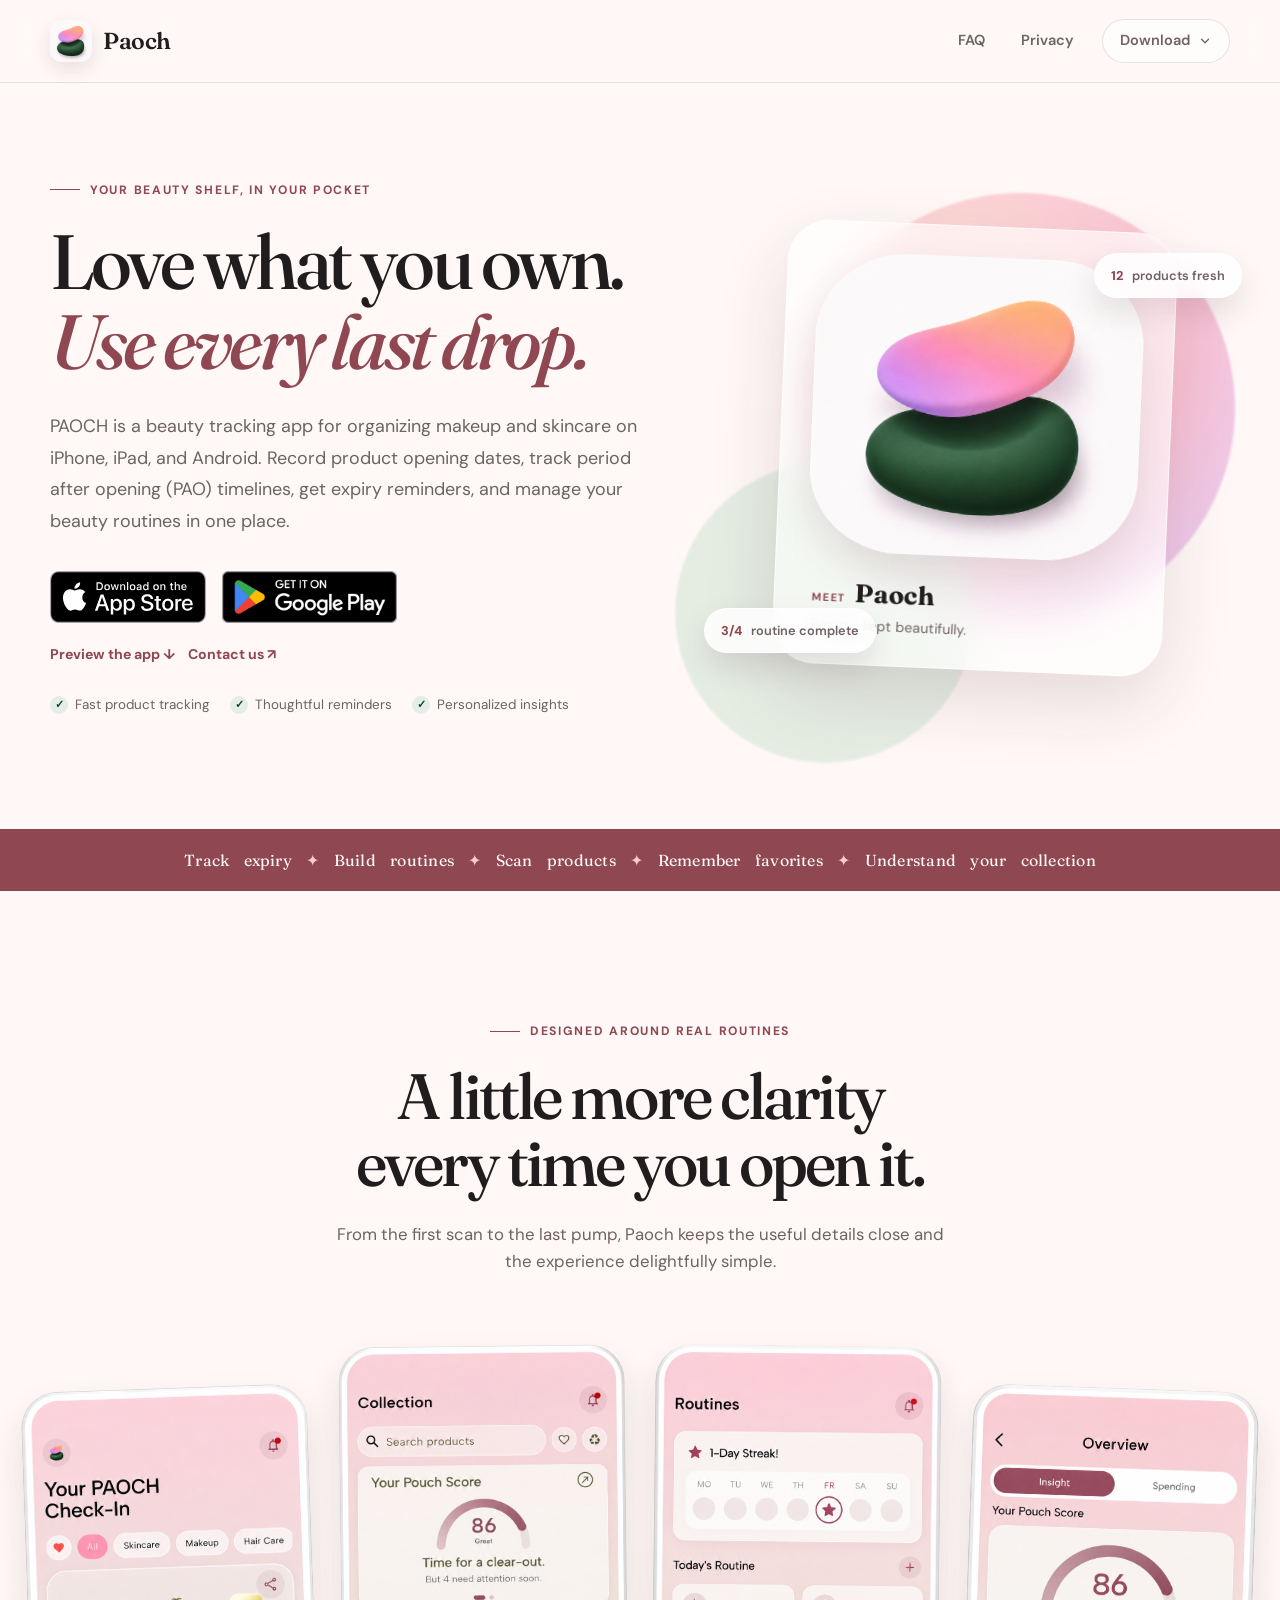
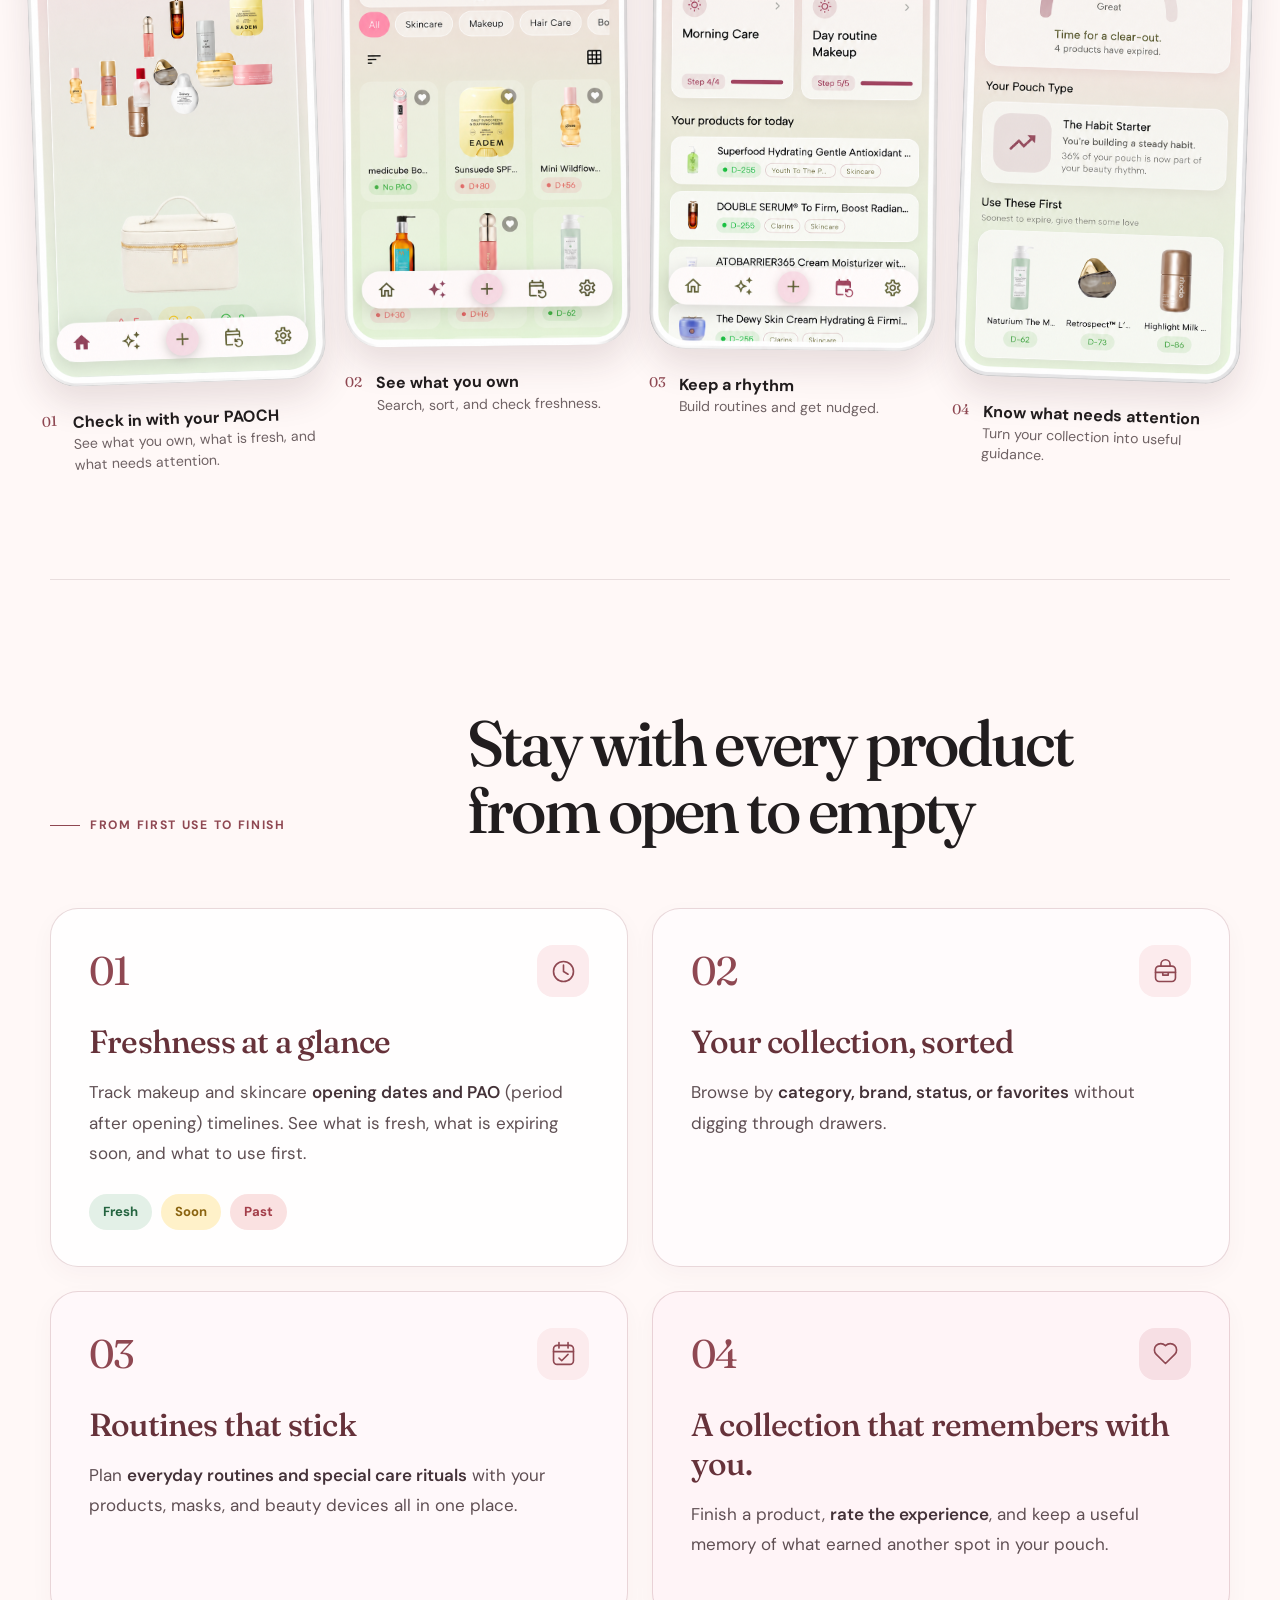
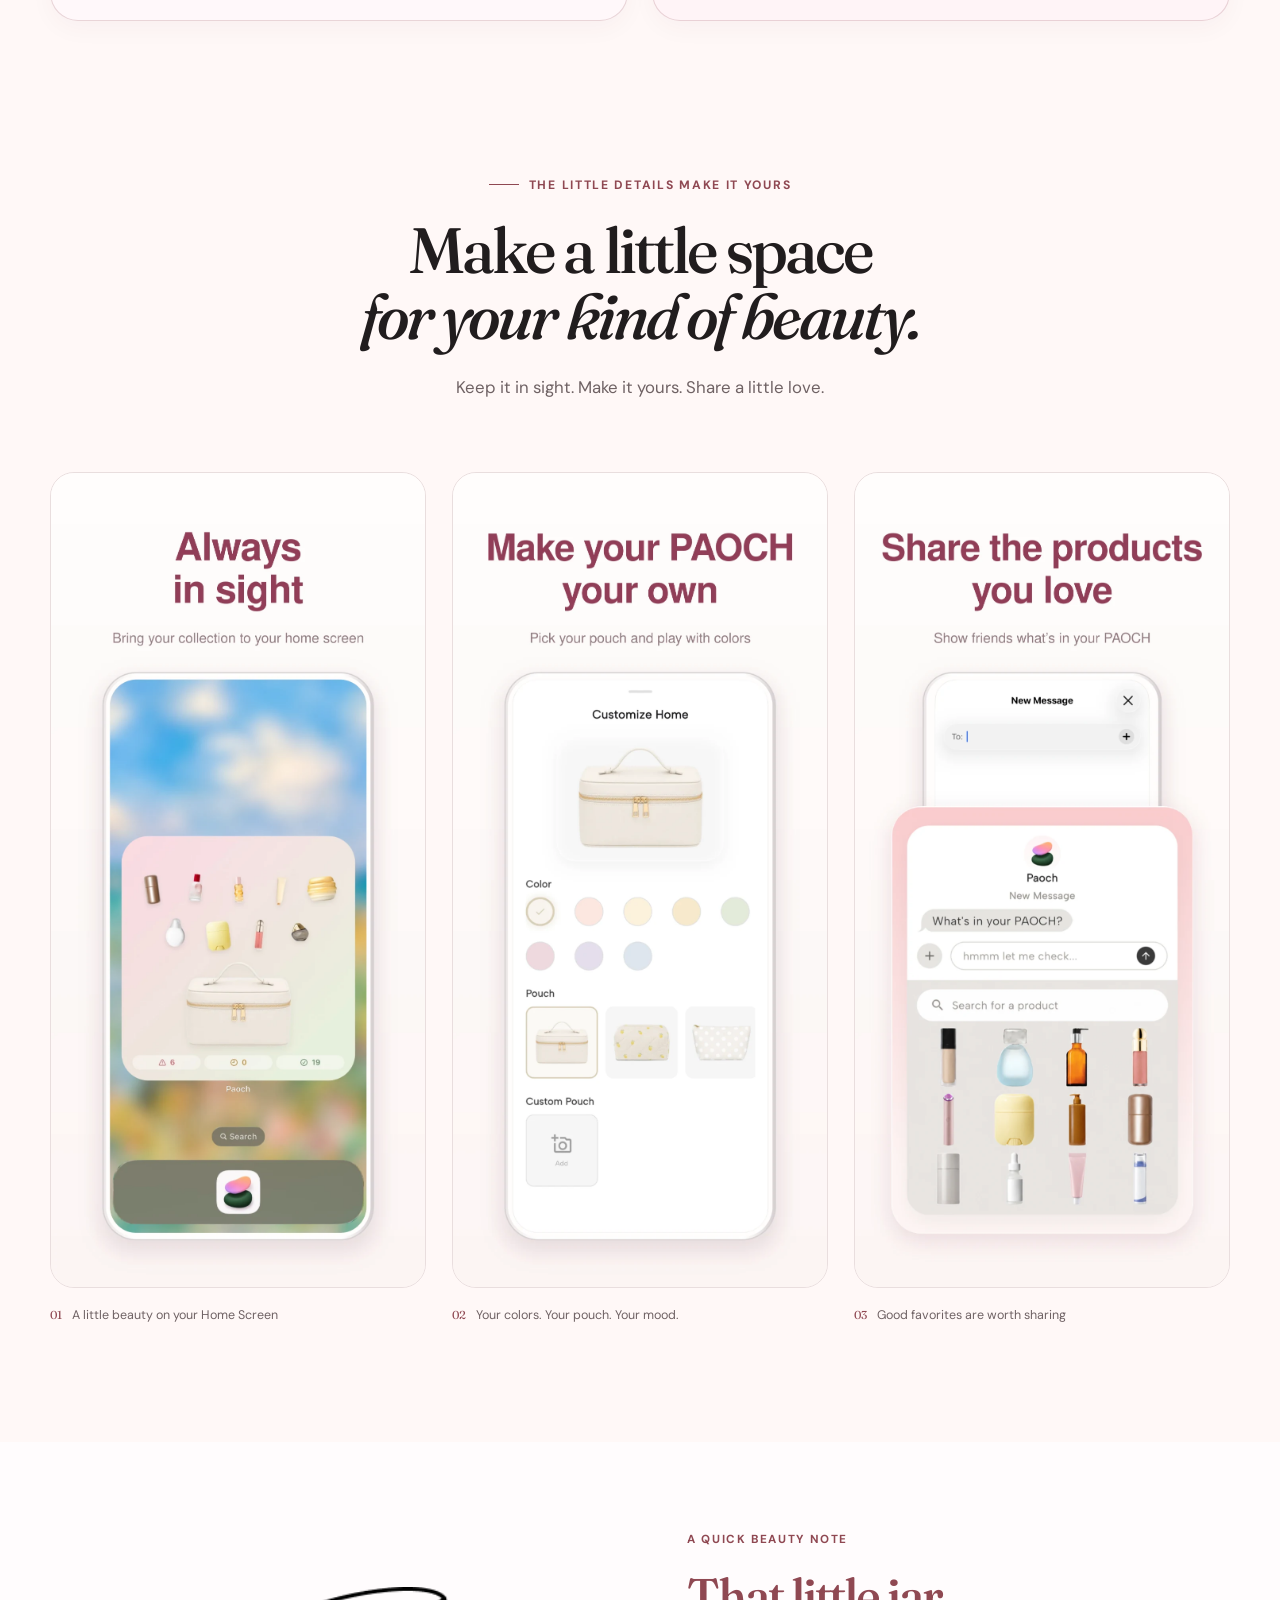
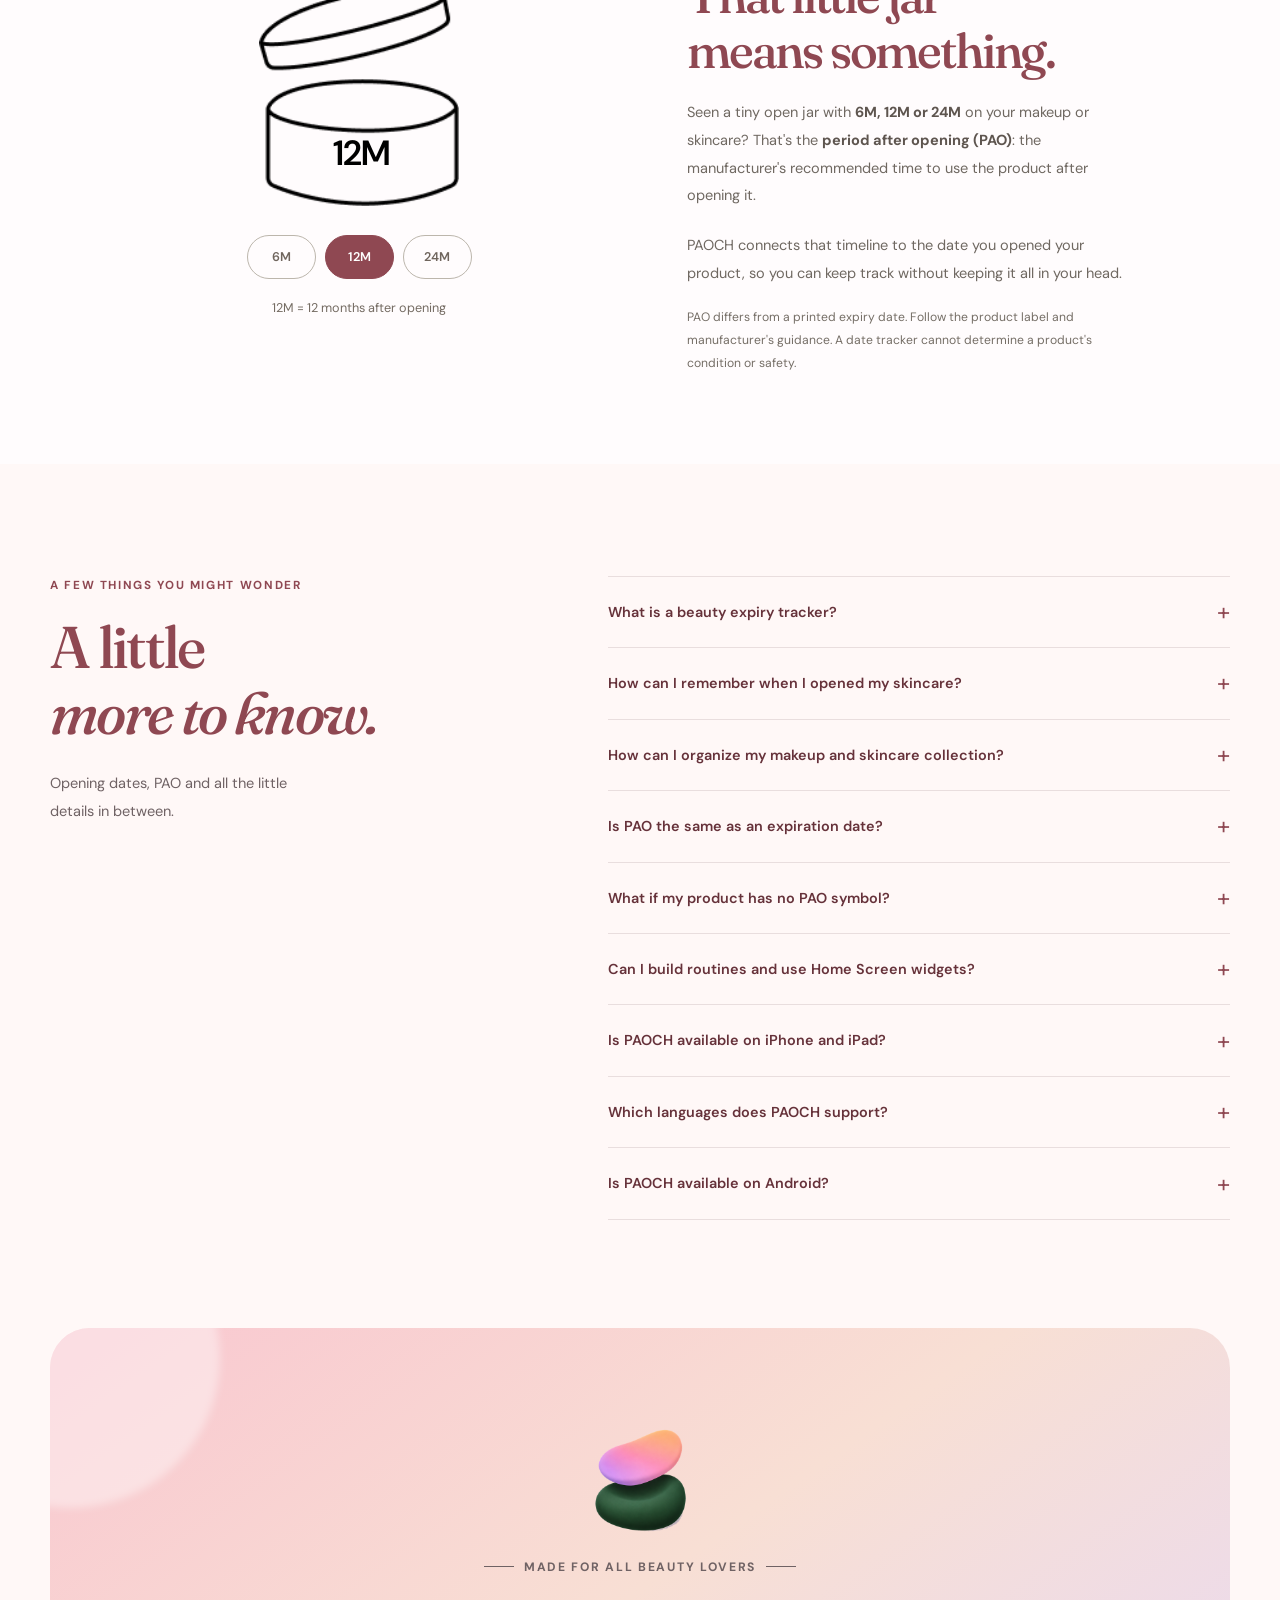
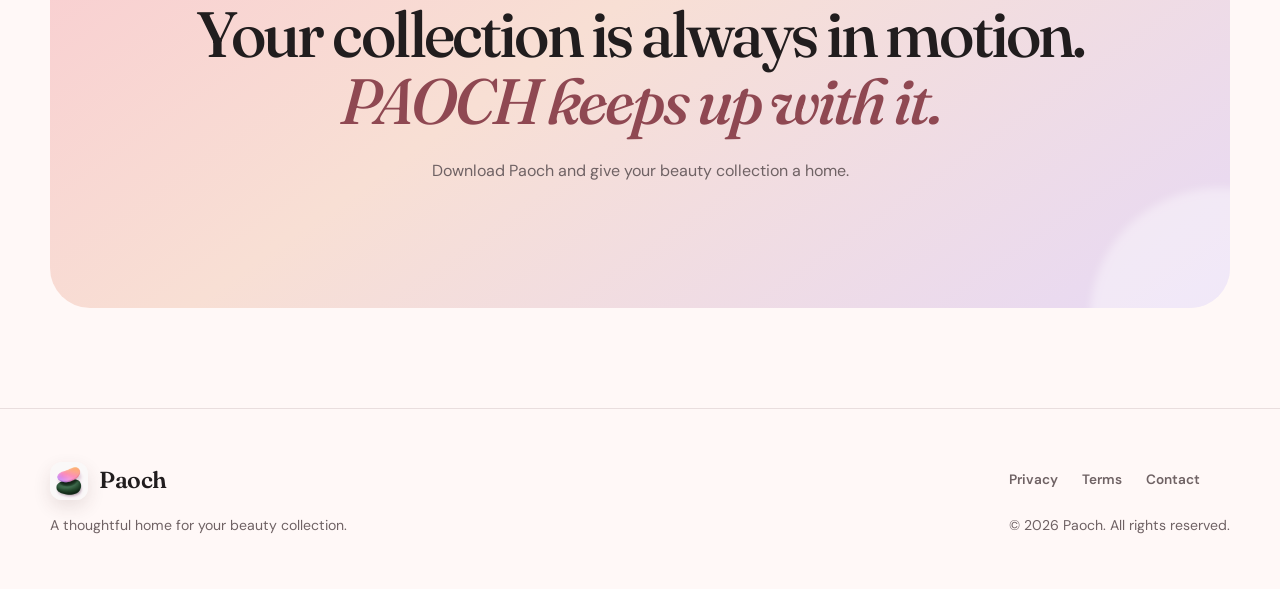
<file: index.html>
<!DOCTYPE html>
<html lang="en">
<head>
  <meta charset="UTF-8">
  <meta name="viewport" content="width=device-width, initial-scale=1.0">
  <meta name="theme-color" content="#fff8f7">
  <title>Beauty Expiry Tracker & Makeup Organizer | PAOCH</title>
  <meta name="description" content="Track makeup and skincare opening dates, PAO periods, and expiry reminders with PAOCH. Organize your beauty collection and daily routines in one place.">
  <!-- Open Graph -->
  <meta property="og:type" content="website">
  <meta property="og:site_name" content="PAOCH">
  <meta property="og:title" content="Beauty Expiry Tracker & Makeup Organizer | PAOCH">
  <meta property="og:description" content="Track opening dates, PAO periods, and beauty expiry reminders with PAOCH. Keep your makeup, skincare, and routines organized.">
  <meta property="og:url" content="https://officialpaoch.github.io/">
  <meta property="og:image" content="https://officialpaoch.github.io/assets/app-icon.png">
  <meta property="og:image:alt" content="Official PAOCH beauty expiry tracker app icon">
  <meta property="og:image:type" content="image/png">
  <meta property="og:image:width" content="512">
  <meta property="og:image:height" content="512">

  <!-- X / Twitter -->
  <meta name="twitter:card" content="summary">
  <meta name="twitter:title" content="Beauty Expiry Tracker & Makeup Organizer | PAOCH">
  <meta name="twitter:description" content="Track opening dates, PAO periods, and beauty expiry reminders with PAOCH. Keep your makeup, skincare, and routines organized.">
  <meta name="twitter:image" content="https://officialpaoch.github.io/assets/app-icon.png">
  <meta name="twitter:image:alt" content="Official PAOCH beauty expiry tracker app icon">
  <link rel="icon" href="assets/app-icon.png">
  <link rel="stylesheet" href="style.css">
  <link rel="canonical" href="https://officialpaoch.github.io/">
<script type="application/ld+json">
{
  "@context": "https://schema.org",
  "@type": "WebSite",
  "name": "PAOCH",
  "url": "https://officialpaoch.github.io/"
}
</script>
<script type="application/ld+json">
{
  "@context": "https://schema.org",
  "@type": "SoftwareApplication",
  "name": "PAOCH",
  "alternateName": "PAOCH: Beauty Expiry Tracker",
  "description": "PAOCH is a beauty expiry tracker for makeup and skincare. Track opening dates, PAO reminders, and beauty routines.",
  "applicationCategory": "LifestyleApplication",
  "operatingSystem": "iOS, iPadOS, Android",
  "url": "https://officialpaoch.github.io/",
  "installUrl": [
    "https://apps.apple.com/app/id6796895822",
    "https://play.google.com/store/apps/details?id=com.paoch.app&referrer=utm_source%3Dofficial_website%26utm_medium%3Dcta%26utm_campaign%3Dwebsite_download"
  ],
  "image": "https://officialpaoch.github.io/assets/app-icon.png",
  "author": {
    "@type": "Person",
    "name": "JUNGHYUN KIM"
  },
  "offers": {
    "@type": "Offer",
    "price": 0,
    "url": "https://apps.apple.com/app/id6796895822",
    "priceCurrency": "USD"
  }
}
</script>
  <link rel="stylesheet" href="paoch-additions/additions.css">
  <style id="paoch-faq-navigation">
    .home .site-header .nav-faq {
      display: inline-flex;
      align-items: center;
      justify-content: center;
      min-width: 44px;
      min-height: 44px;
      white-space: nowrap;
    }
    #paoch-faq { scroll-margin-top: 24px; }
    @media (max-width: 900px) {
      .home .site-header nav { gap: 16px; }
      #paoch-faq { scroll-margin-top: 98px; }
    }
    @media (max-width: 650px) {
      #paoch-faq { scroll-margin-top: 82px; }
    }
  </style>
  <style id="paoch-download-navigation">
    .home .site-header .nav-download { position: relative; display: inline-flex; flex: 0 0 auto; }
    .home .site-header .nav-download-toggle {
      display: inline-flex;
      align-items: center;
      justify-content: center;
      gap: 8px;
      min-height: 44px;
      color: var(--muted);
      font-family: inherit;
      font-size: .91rem;
      font-weight: 600;
      line-height: 1.3;
      cursor: pointer;
    }
    .home .site-header .nav-download-toggle:hover,
    .home .site-header .nav-download-toggle[aria-expanded="true"] { color: var(--wine); background: var(--white); }
    .home .site-header .nav-download-chevron { width: 14px; height: 14px; flex: 0 0 14px; }
    .home .site-header .nav-download-toggle[aria-expanded="true"] .nav-download-chevron { transform: rotate(180deg); }
    .home .site-header .nav-download-options {
      position: absolute;
      z-index: 30;
      top: calc(100% + 10px);
      right: 0;
      width: 216px;
      max-width: calc(100vw - 30px);
      padding: 7px;
      border: 1px solid var(--line);
      border-radius: 18px;
      background: var(--white);
      box-shadow: 0 16px 40px rgba(77, 37, 45, .15);
    }
    .home .site-header .nav-download-options[hidden] { display: none; }
    .home .site-header .nav-download-option {
      display: flex;
      align-items: center;
      gap: 12px;
      min-height: 62px;
      padding: 12px;
      border-radius: 12px;
      color: var(--ink);
      font-size: 1rem;
      font-weight: 600;
      line-height: 1.25;
      text-decoration: none;
    }
    .home .site-header .nav-download-option:hover,
    .home .site-header .nav-download-option:focus-visible { background: var(--blush); color: var(--wine-dark); }
    .home .site-header .nav-download-option small { display: block; margin-top: 10px; color: var(--muted); font-size: .875rem; font-weight: 400; }
    .home .site-header .nav-store-label { display: block; }
    .home .site-header .nav-store-badge { display: block; width: auto; height: 40px; max-width: 100%; }
    .home .hero .store-buttons { align-items: center; gap: 16px; }
    .home .hero .store-badge.official-store-badge { display: block; width: auto; min-width: 0; min-height: 0; padding: 0; border-radius: 0; background: transparent; }
    .home .hero .official-store-badge img { display: block; width: auto; height: 52px; max-width: none; }
    @media (max-width: 650px) {
      .home .hero .store-buttons { grid-template-columns: max-content max-content; justify-content: center; gap: 12px; }
      .home .hero .official-store-badge img { height: 44px; }
    }
    @media (max-width: 360px) {
      .home .hero .official-store-badge img { height: 40px; }
    }
    @media (max-width: 650px) {
      .home .site-header .nav-download-toggle { gap: 6px; font-size: .85rem; }
    }
  </style>
  <script src="paoch-additions/additions.js" defer></script>
</head>
<body class="home">
  <header class="site-header">
    <div class="nav-shell">
      <a class="brand" href="index.html" aria-label="Paoch home">
        <img src="assets/app-icon.png" alt="PAOCH app icon" width="42" height="42">
        <span>Paoch</span>
      </a>
      <nav aria-label="Primary navigation">
        <a class="nav-faq" href="#paoch-faq">FAQ</a>
        <a href="privacy-policy.html">Privacy</a>
        <div class="nav-download">
          <button class="nav-cta nav-download-toggle" id="nav-download-toggle" type="button" aria-expanded="false" aria-controls="nav-download-options">
            Download
            <svg class="nav-download-chevron" viewBox="0 0 16 16" fill="none" aria-hidden="true"><path d="m4 6 4 4 4-4" stroke="currentColor" stroke-width="1.5" stroke-linecap="round" stroke-linejoin="round"/></svg>
          </button>
          <div class="nav-download-options" id="nav-download-options" role="group" aria-label="Choose an app store" hidden>
            <a class="nav-download-option" href="https://apps.apple.com/app/apple-store/id6796895822?pt=129191306&amp;ct=website&amp;mt=8" aria-label="Download PAOCH for iOS on the App Store">
              <span class="nav-store-label"><img class="nav-store-badge" src="[data-uri]" alt="Download on the App Store" width="120" height="40"><small>iOS · iPhone &amp; iPad</small></span>
            </a>
            <a class="nav-download-option" href="https://play.google.com/store/apps/details?id=com.paoch.app&amp;referrer=utm_source%3Dofficial_website%26utm_medium%3Dcta%26utm_campaign%3Dwebsite_download" aria-label="Download PAOCH on Google Play for Android">
              <span class="nav-store-label"><img class="nav-store-badge" src="[data-uri]" alt="Get it on Google Play" width="478" height="142"><small>Android</small></span>
            </a>
          </div>
        </div>
      </nav>
    </div>
  </header>

  <main>
    <section class="hero section-shell">
      <div class="hero-copy">
        <p class="eyebrow"><span></span>Your beauty shelf, in your pocket</p>
        <h1>Love what you own.<br><em>Use every last drop.</em></h1>
        <p class="hero-lede">PAOCH is a beauty tracking app for organizing makeup and skincare on iPhone, iPad, and Android. Record product opening dates, track period after opening (PAO) timelines, get expiry reminders, and manage your beauty routines in one place.</p>
        <div class="store-buttons" aria-label="Paoch availability">
          <a class="store-badge official-store-badge app-store-badge" href="https://apps.apple.com/app/apple-store/id6796895822?pt=129191306&ct=website&mt=8" aria-label="Download Paoch on the App Store">
            <img src="[data-uri]" alt="Download on the App Store" width="120" height="40">
          </a>
          <a class="store-badge official-store-badge google-play-badge" href="https://play.google.com/store/apps/details?id=com.paoch.app&amp;referrer=utm_source%3Dofficial_website%26utm_medium%3Dcta%26utm_campaign%3Dwebsite_download" aria-label="Get Paoch on Google Play">
            <img src="[data-uri]" alt="Get it on Google Play" width="478" height="142">
          </a>
        </div>
        <div class="hero-actions">
          <a class="text-link" href="#showcase">Preview the app <span aria-hidden="true">↓</span></a>
          <a class="text-link" href="mailto:officialpaoch@gmail.com">Contact us <span aria-hidden="true">↗</span></a>
        </div>
        <ul class="trust-list" aria-label="Paoch highlights">
          <li><span aria-hidden="true">✓</span>Fast product tracking</li>
          <li><span aria-hidden="true">✓</span>Thoughtful reminders</li>
          <li><span aria-hidden="true">✓</span>Personalized insights</li>
        </ul>
      </div>

      <div class="hero-art" aria-label="Paoch app preview">
        <div class="orb orb-one"></div>
        <div class="orb orb-two"></div>
        <div class="icon-card">
          <img src="assets/app-icon.png" alt="Paoch app icon" width="300" height="300">
          <div class="icon-caption">
            <span class="caption-label">Meet</span>
            <strong>Paoch</strong>
            <span>Beauty, kept beautifully.</span>
          </div>
        </div>
        <div class="floating-note note-top"><span>12</span> products fresh</div>
        <div class="floating-note note-bottom"><span>3/4</span> routine complete</div>
      </div>
    </section>

    <section class="marquee" aria-label="Paoch features">
      <div class="paoch-marquee-track"><span class="paoch-marquee-group">Track expiry <span>✦</span> Build routines <span>✦</span> Scan products <span>✦</span> Remember favorites <span>✦</span> Understand your collection<span class="paoch-marquee-separator" aria-hidden="true"> <span>✦</span> </span></span><span class="paoch-marquee-group paoch-marquee-copy" aria-hidden="true">Track expiry <span>✦</span> Build routines <span>✦</span> Scan products <span>✦</span> Remember favorites <span>✦</span> Understand your collection<span class="paoch-marquee-separator"> <span>✦</span> </span></span></div>
    </section>

    <section class="showcase section-shell" id="showcase">
      <div class="section-heading">
        <p class="eyebrow"><span></span>Designed around real routines</p>
        <h2>A little more clarity<br>every time you open it.</h2>
        <p>From the first scan to the last pump, Paoch keeps the useful details close and the experience delightfully simple.</p>
      </div>

      <p class="swipe-hint" aria-hidden="true">Swipe to explore the app <span>→</span></p>

      <div class="phone-gallery">
        <figure class="phone-card phone-left">
          <div class="paoch-mockup-cutout" style="--mockup-ratio:752/1565;--mockup-radius-x:12.765957%;--mockup-radius-y:6.134185%;--mockup-image-width:120.345745%;--mockup-offset-x:-10.239362%;--mockup-offset-y:-3.642173%;">
            <img class="paoch-showcase-mockup" src="paoch-additions/showcase-home.png" width="905" height="1738" alt="PAOCH Home screen in a white phone frame, showing beauty products and a cream pouch." loading="lazy">
          </div>
          <figcaption><span>01</span><strong>Check in with your PAOCH</strong>See what you own, what is fresh, and what needs attention.</figcaption>
        </figure>
        <figure class="phone-card phone-inner-left">
          <div class="paoch-mockup-cutout" style="--mockup-ratio:764/1604;--mockup-radius-x:12.303665%;--mockup-radius-y:5.860349%;--mockup-image-width:118.586387%;--mockup-offset-x:-9.424084%;--mockup-offset-y:-3.990025%;">
            <img class="paoch-showcase-mockup" src="paoch-additions/showcase-collection.png" width="906" height="1736" alt="PAOCH Collection screen in a white phone frame, showing Pouch Score, categories and tracked products." loading="lazy">
          </div>
          <figcaption><span>02</span><strong>See what you own</strong>Search, sort, and check freshness.</figcaption>
        </figure>
        <figure class="phone-card phone-inner-right">
          <div class="paoch-mockup-cutout" style="--mockup-ratio:779/1644;--mockup-radius-x:12.580231%;--mockup-radius-y:5.961071%;--mockup-image-width:116.174583%;--mockup-offset-x:-8.087291%;--mockup-offset-y:-2.737226%;">
            <img class="paoch-showcase-mockup" src="paoch-additions/showcase-routines.png" width="905" height="1738" alt="PAOCH Routines screen in a white phone frame, showing a daily streak, routines and today's products." loading="lazy">
          </div>
          <figcaption><span>03</span><strong>Keep a rhythm</strong>Build routines and get nudged.</figcaption>
        </figure>
        <figure class="phone-card phone-right">
          <div class="paoch-mockup-cutout" style="--mockup-ratio:787/1628;--mockup-radius-x:12.198221%;--mockup-radius-y:5.896806%;--mockup-image-width:114.993647%;--mockup-offset-x:-7.496823%;--mockup-offset-y:-3.378378%;">
            <img class="paoch-showcase-mockup" src="paoch-additions/showcase-insights.png" width="905" height="1738" alt="PAOCH Insights Overview in a white phone frame, showing Pouch Score, Pouch Type and products to use first." loading="lazy">
          </div>
          <figcaption><span>04</span><strong>Know what needs attention</strong>Turn your collection into useful guidance.</figcaption>
        </figure>
      </div>
    </section>

    <section class="feature-section section-shell" id="features">
      <div class="feature-intro">
        <p class="eyebrow"><span></span>From first use to finish</p>
        <h2>Stay with every product<br>from open to empty</h2>
      </div>
      <div class="feature-grid">
        <article class="feature-card">
          <div class="paoch-feature-top">
            <div class="feature-number">01</div>
            <div class="feature-icon" aria-hidden="true"><svg viewBox="0 0 32 32" fill="none"><circle cx="16" cy="16" r="11"/><path d="M16 9v7l5 3"/></svg></div>
          </div>
          <h3>Freshness at a glance</h3>
          <p>Track makeup and skincare <strong>opening dates and PAO</strong> (period after opening) timelines. See what is fresh, what is expiring soon, and what to use first.</p>
          <div class="status-demo" aria-hidden="true">
            <span class="fresh">Fresh</span><span class="soon">Soon</span><span class="past">Past</span>
          </div>
        </article>
        <article class="feature-card">
          <div class="paoch-feature-top">
            <div class="feature-number">02</div>
            <div class="feature-icon" aria-hidden="true"><svg viewBox="0 0 32 32" fill="none"><rect x="5" y="10" width="22" height="17" rx="4"/><path d="M11 10V8a5 5 0 0 1 10 0v2M5 17h22M13 17v3h6v-3"/></svg></div>
          </div>
          <h3>Your collection, sorted</h3>
          <p>Browse by <strong>category, brand, status, or favorites</strong> without digging through drawers.</p>
        </article>
        <article class="feature-card">
          <div class="paoch-feature-top">
            <div class="feature-number">03</div>
            <div class="feature-icon" aria-hidden="true"><svg viewBox="0 0 32 32" fill="none"><rect x="5" y="7" width="22" height="21" rx="4"/><path d="M11 4v6M21 4v6M5 14h22M11 21l3 3 7-7"/></svg></div>
          </div>
          <h3>Routines that stick</h3>
          <p>Plan <strong>everyday routines and special care rituals</strong> with your products, masks, and beauty devices all in one place.</p>
        </article>
        <article class="feature-card memory-card">
          <div class="paoch-feature-top">
            <div class="feature-number">04</div>
            <div class="feature-icon" aria-hidden="true"><svg viewBox="0 0 32 32" fill="none"><path d="M16 27 5.8 17a7 7 0 0 1 9.9-9.9l.3.3.3-.3a7 7 0 0 1 9.9 9.9Z"/></svg></div>
          </div>
          <h3>A collection that remembers with you.</h3>
          <p>Finish a product, <strong>rate the experience</strong>, and keep a useful memory of what earned another spot in your pouch.</p>
        </article>
      </div>
    </section>

    <!-- PAOCH HOMEPAGE ADDITIONS START -->
    <section class="paoch-add-details section-shell" aria-labelledby="paoch-yours-heading">
      <div class="section-heading paoch-add-matched-heading"><p class="eyebrow"><span aria-hidden="true"></span>The little details make it yours</p><h2 id="paoch-yours-heading">Make a little space <br><em>for your kind of beauty.</em></h2><p>Keep it in sight. Make it yours. Share a little love.</p></div>
      <div class="paoch-add-gallery" tabindex="0" role="region" aria-label="PAOCH widgets, customization and sharing screenshots. Scroll horizontally on small screens.">
        <figure><img src="paoch-additions/screen-6.webp" width="941" height="2048" alt="Always in sight: PAOCH Home Screen widget showing beauty products and a cream pouch" loading="lazy"><figcaption><span>01</span> A little beauty on your Home Screen</figcaption></figure>
        <figure><img src="paoch-additions/screen-7.webp" width="941" height="2048" alt="Make your PAOCH your own: choose pouch styles and a color palette to personalize your home" loading="lazy"><figcaption><span>02</span> Your colors. Your pouch. Your mood.</figcaption></figure>
        <figure><img src="paoch-additions/screen-8.webp" width="941" height="2048" alt="Share the products you love: PAOCH beauty products shared through a message" loading="lazy"><figcaption><span>03</span> Good favorites are worth sharing</figcaption></figure>
      </div>
      <p class="paoch-add-gallery-hint" aria-hidden="true">A little more to see. Swipe to explore →</p>
    </section>

    <section class="paoch-add-pao" id="paoch-pao-guide" aria-labelledby="paoch-pao-heading"><div class="section-shell paoch-add-pao-grid">
      <div class="paoch-add-jar-visual">
        <figure class="paoch-add-jar" id="paoch-jar" role="img" aria-label="Open jar symbol: 12 months after opening"><img src="paoch-additions/pao-jar.png" width="156" height="171" alt="Open jar symbol for period after opening (PAO)" loading="lazy"><span class="paoch-add-jar-number" id="paoch-jar-value" aria-hidden="true">12M</span></figure>
        <div class="paoch-add-switch" role="group" aria-label="Explore period after opening labels"><button type="button" data-paoch-months="6" aria-pressed="false">6M</button><button type="button" data-paoch-months="12" aria-pressed="true">12M</button><button type="button" data-paoch-months="24" aria-pressed="false">24M</button></div>
        <p class="paoch-add-output" id="paoch-pao-output" aria-live="polite">12M = 12 months after opening</p>
      </div>
      <div class="paoch-add-copy"><p class="paoch-add-eyebrow">A quick beauty note</p><h2 class="paoch-add-title" id="paoch-pao-heading">That little jar <br>means something.</h2><p>Seen a tiny open jar with <strong>6M, 12M or 24M</strong> on your makeup or skincare? That's the <strong>period after opening (PAO)</strong>: the manufacturer's recommended time to use the product after opening it.</p><p>PAOCH connects that timeline to the date you opened your product, so you can keep track without keeping it all in your head.</p><p class="paoch-add-note">PAO differs from a printed expiry date. Follow the product label and manufacturer's guidance. A date tracker cannot determine a product's condition or safety.</p></div>
    </div></section>

    <section class="paoch-add-faq section-shell" id="paoch-faq" aria-labelledby="paoch-faq-heading"><div class="paoch-add-faq-grid">
      <div class="paoch-add-faq-intro"><p class="paoch-add-eyebrow">A few things you might wonder</p><h2 class="paoch-add-title" id="paoch-faq-heading">A little <br><em class="paoch-add-italic">more to know.</em></h2><p>Opening dates, PAO and all the little details in between.</p></div>
      <div class="paoch-add-faq-items">
        <details><summary>What is a beauty expiry tracker?</summary><p>A beauty expiry tracker helps you record when you opened your makeup and skincare, track each product's period after opening (PAO) and get reminders as the recorded date approaches. PAOCH brings those records together with your beauty collection and routines.</p></details>
        <details><summary>How can I remember when I opened my skincare?</summary><p>Save the date you open a product in PAOCH and add its period after opening (PAO), following the label or manufacturer's guidance. PAOCH keeps the opening date with your product details and sends reminders as the recorded PAO date approaches.</p></details>
        <details><summary>How can I organize my makeup and skincare collection?</summary><p>PAOCH keeps makeup, skincare and other beauty products in one collection. Add products with a photo, a supported barcode or manual entry, then browse by category, brand or status. Keep opening dates and PAO details with each product, so you can choose what to use first and check what you own before buying more.</p></details>
        <details><summary>Is PAO the same as an expiration date?</summary><p>No. PAO refers to the recommended period after opening for applicable products. A printed expiry or best-before date is a separate instruction. Always follow the product's labeling and manufacturer guidance.</p></details>
        <details><summary>What if my product has no PAO symbol?</summary><p>Check its packaging and the manufacturer's guidance. You can enter product details manually in PAOCH, using the guidance for that specific product. Avoid assuming all beauty products have the same usable period.</p></details>
        <details><summary>Can I build routines and use Home Screen widgets?</summary><p>Yes. Organize morning, evening and custom beauty routines, check off your steps and bring your collection to your Home Screen with widgets. Some features and widget sizes require PAOCH Pro.</p></details>
        <details><summary>Is PAOCH available on iPhone and iPad?</summary><p>Yes. You can find PAOCH on the App Store for iPhone and iPad. The App Store listing shows current device requirements and availability for your region.</p></details>
        <details><summary>Which languages does PAOCH support?</summary><p>PAOCH supports 40+ languages, including English, Korean, Japanese, Spanish, French and German. <a href="https://apps.apple.com/app/id6796895822">Check the App Store for the full, current language list.</a></p></details>
        <details><summary>Is PAOCH available on Android?</summary><p>Yes. PAOCH is now available on Android. <a href="https://play.google.com/store/apps/details?id=com.paoch.app&amp;referrer=utm_source%3Dofficial_website%26utm_medium%3Dcta%26utm_campaign%3Dwebsite_download">Download PAOCH on Google Play.</a> The Google Play listing shows current device requirements and availability for your region.</p></details>
      </div>
    </div></section>

    <!-- PAOCH HOMEPAGE ADDITIONS END -->

    <section class="closing section-shell">
      <img src="assets/logo-mark.png" alt="PAOCH logo" width="170" height="170">
      <p class="eyebrow centered"><span></span>Made for all beauty lovers<span></span></p>
      <h2>Your collection is always in motion.<br><em>PAOCH keeps up with it.</em></h2>
      <p>Download Paoch and give your beauty collection a home.</p>
    </section>
  </main>

  <footer>
    <div class="footer-shell">
      <a class="brand footer-brand" href="index.html"><img src="assets/app-icon.png" alt="PAOCH app icon" width="38" height="38"><span>Paoch</span></a>
      <p>A thoughtful home for your beauty collection.</p>
      <div class="footer-links">
        <a href="privacy-policy.html">Privacy</a>
        <a href="terms-of-service.html">Terms</a>
        <a href="mailto:officialpaoch@gmail.com">Contact</a>
      </div>
      <p class="copyright">© 2026 Paoch. All rights reserved.</p>
    </div>
  </footer>
  <script id="paoch-download-menu-behavior">
    (() => {
      const download = document.querySelector('.nav-download');
      const toggle = document.getElementById('nav-download-toggle');
      const options = document.getElementById('nav-download-options');
      if (!download || !toggle || !options) return;

      const setOpen = (open) => {
        toggle.setAttribute('aria-expanded', String(open));
        options.hidden = !open;
      };

      toggle.addEventListener('click', () => setOpen(options.hidden));
      toggle.addEventListener('keydown', (event) => {
        if (event.key === 'ArrowDown') {
          event.preventDefault();
          setOpen(true);
          options.querySelector('a').focus();
        }
      });
      document.addEventListener('pointerdown', (event) => {
        if (!download.contains(event.target)) setOpen(false);
      });
      document.addEventListener('keydown', (event) => {
        if (event.key === 'Escape' && !options.hidden) {
          setOpen(false);
          toggle.focus();
        }
      });
      download.addEventListener('focusout', (event) => {
        if (!download.contains(event.relatedTarget)) setOpen(false);
      });
      options.addEventListener('click', (event) => {
        if (event.target.closest('a')) setOpen(false);
      });
    })();
  </script>
</body>
</html>
</file>
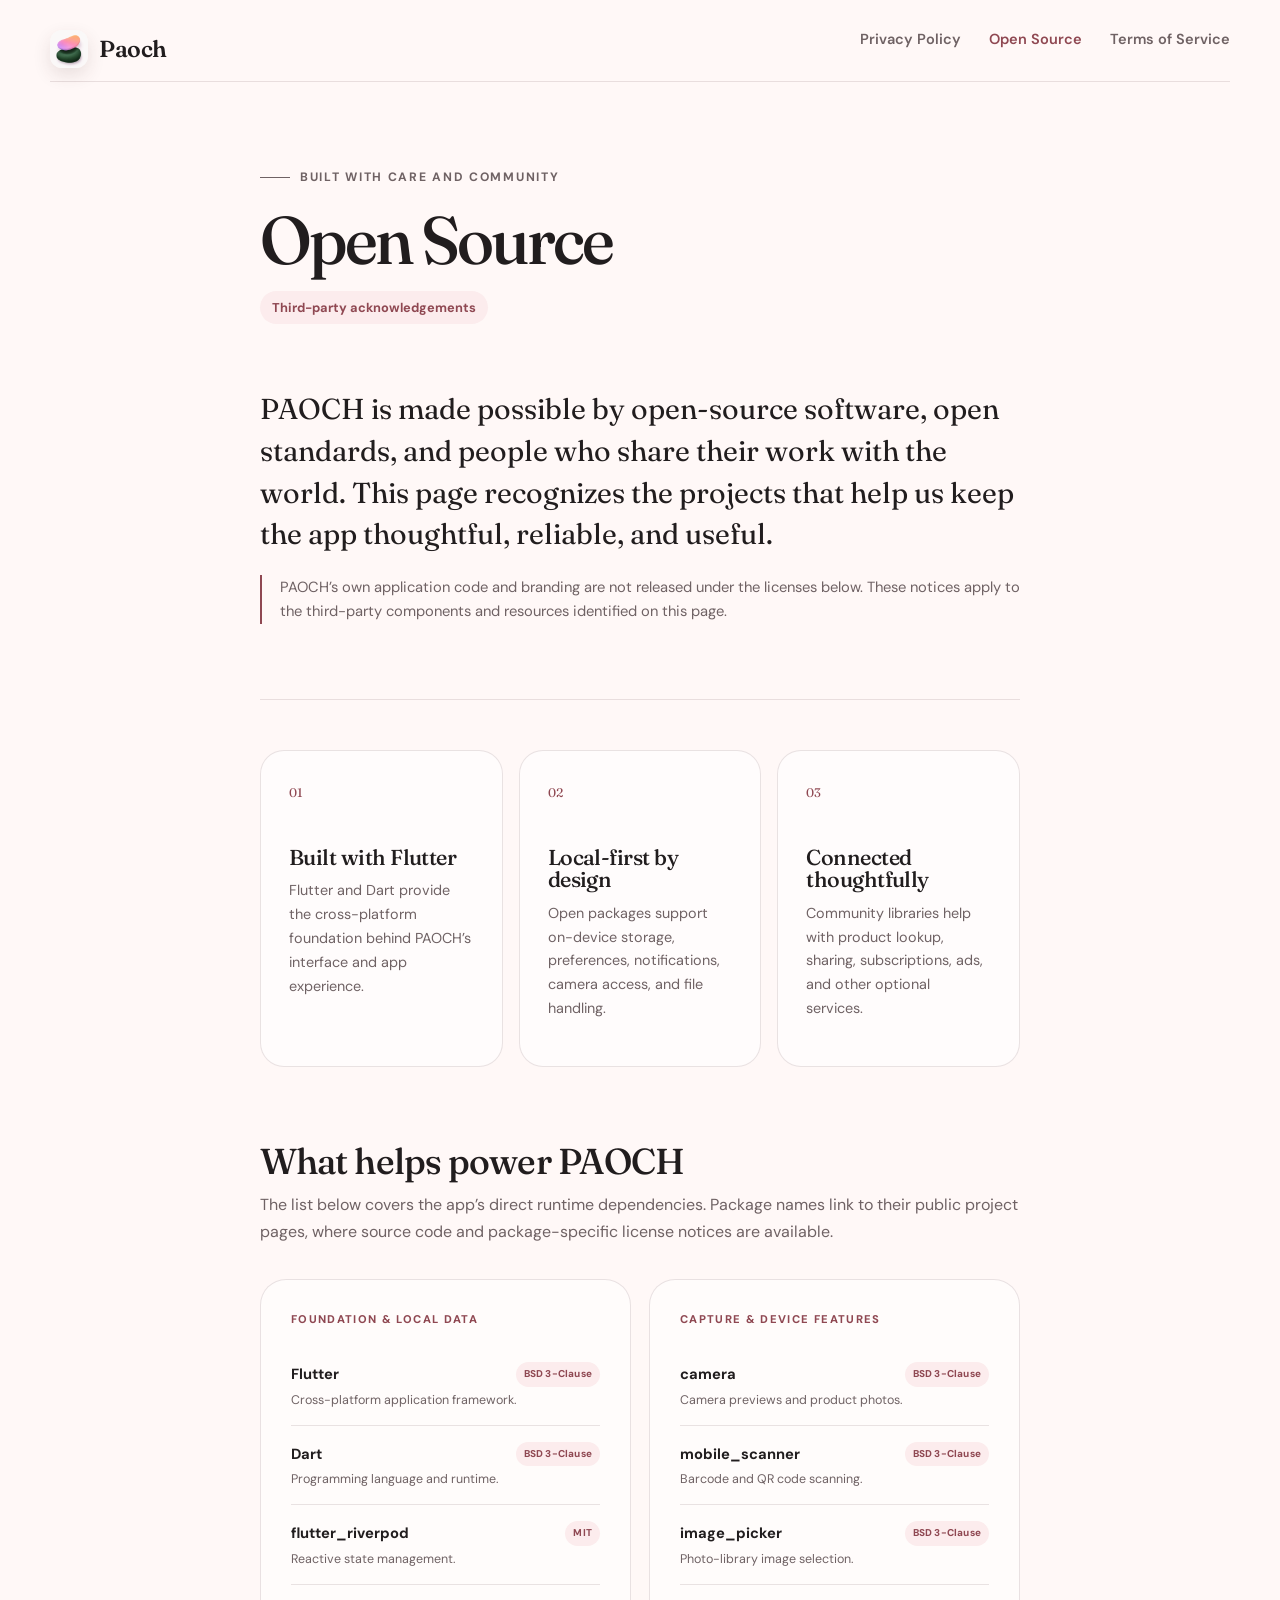
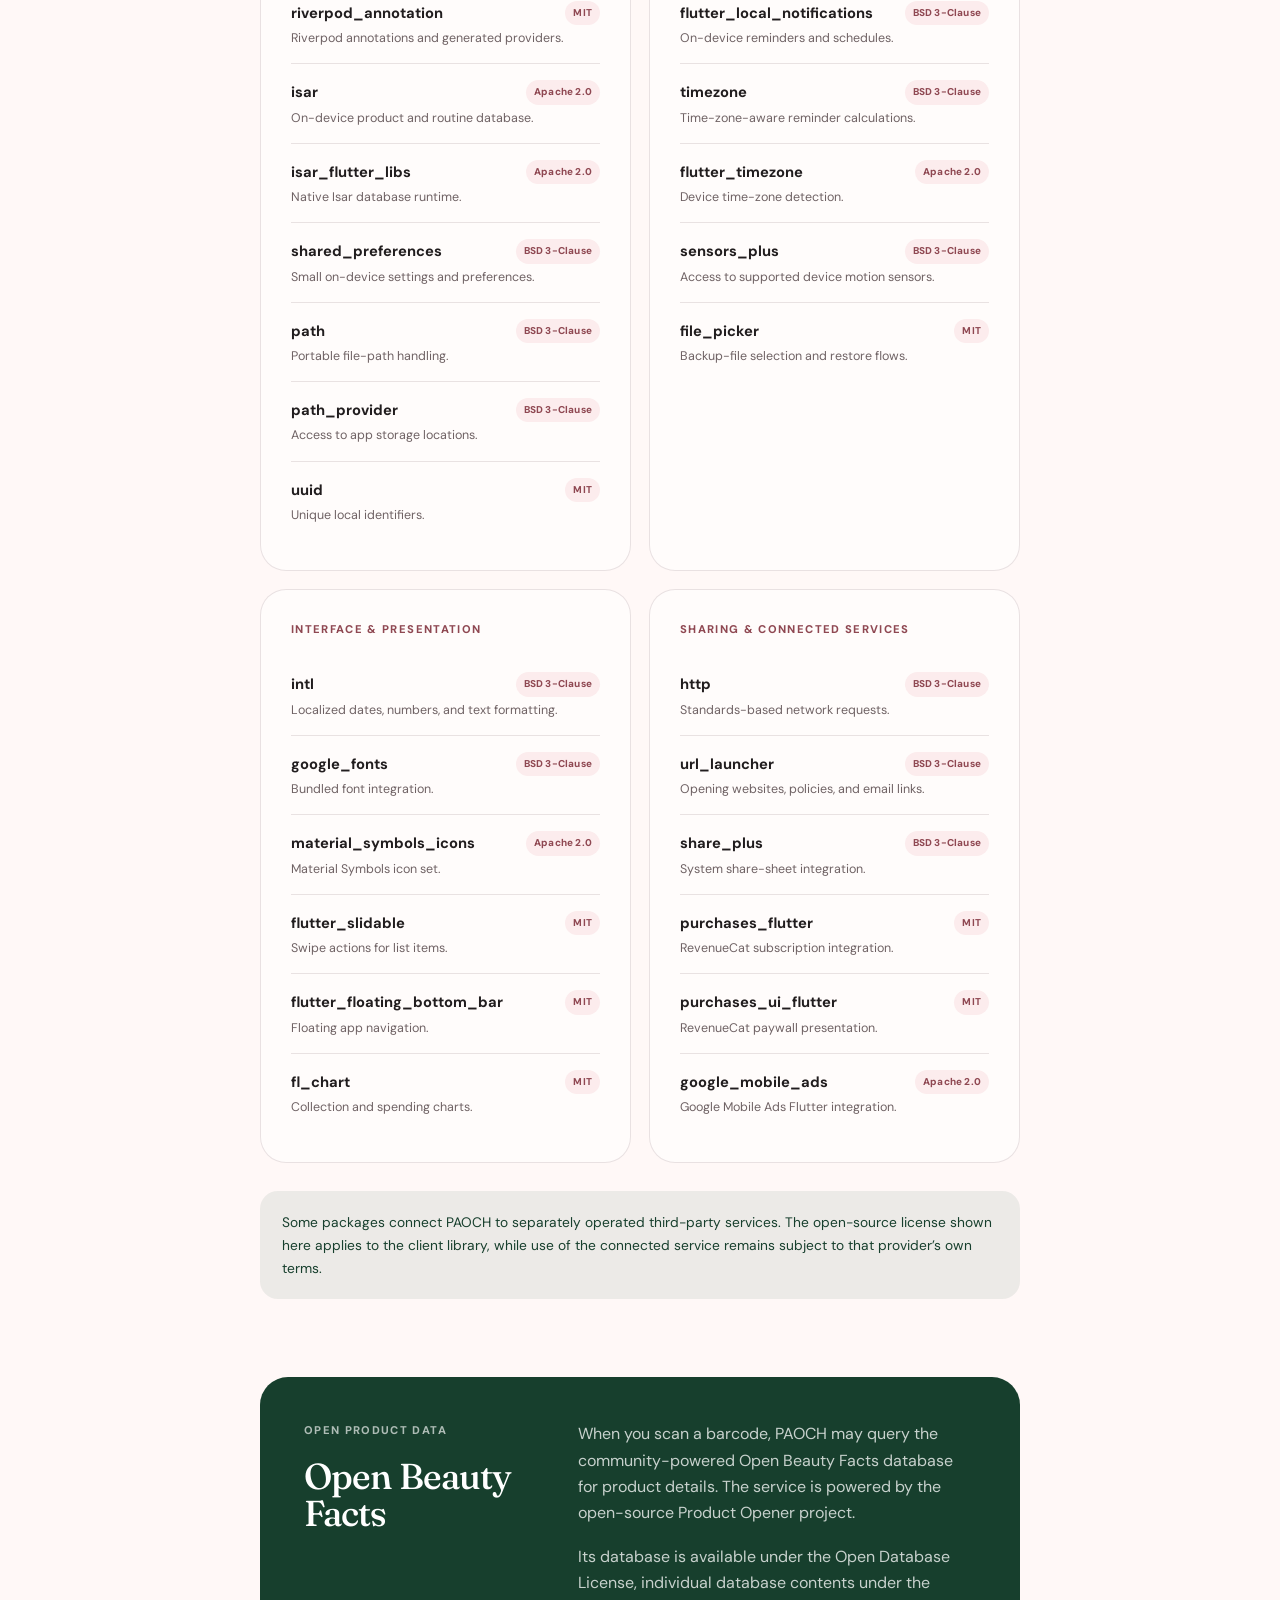
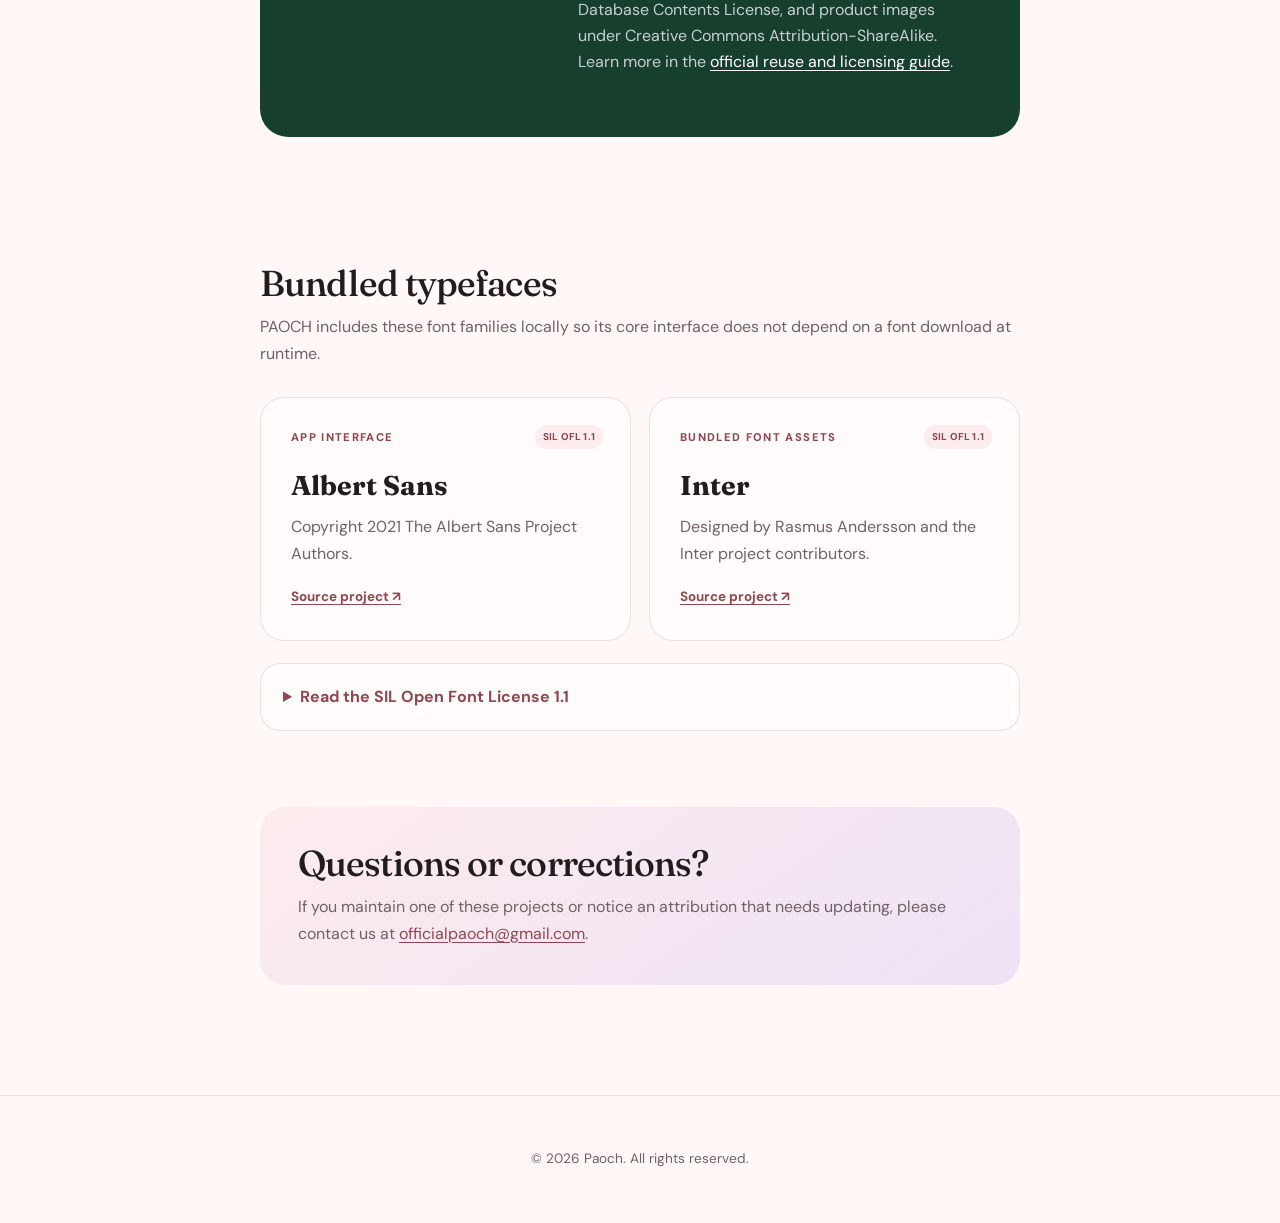
<file: open-source.html>
<!DOCTYPE html>
<html lang="en">
<head>
  <meta charset="UTF-8">
  <meta name="viewport" content="width=device-width, initial-scale=1.0">
  <meta name="theme-color" content="#fff8f7">
  <title>Open Source | Paoch</title>
  <meta name="description" content="Open-source acknowledgements, licenses, and third-party notices for the software and data that help power Paoch.">
  <link rel="icon" href="assets/app-icon.png">
  <link rel="stylesheet" href="style.css">
</head>
<body class="open-source">
  <header>
    <h1><a class="brand" href="index.html"><img src="assets/app-icon.png" alt="" width="38" height="38"><span>Paoch</span></a></h1>
    <nav aria-label="Legal and acknowledgements">
      <a href="privacy-policy.html">Privacy Policy</a>
      <a href="open-source.html" class="active" aria-current="page">Open Source</a>
      <a href="terms-of-service.html">Terms of Service</a>
    </nav>
  </header>

  <main>
    <section class="oss-hero">
      <p class="eyebrow"><span></span>Built with care and community</p>
      <h1>Open Source</h1>
      <p class="effective-date">Third-party acknowledgements</p>
      <p class="oss-lede">PAOCH is made possible by open-source software, open standards, and people who share their work with the world. This page recognizes the projects that help us keep the app thoughtful, reliable, and useful.</p>
      <p class="oss-scope">PAOCH’s own application code and branding are not released under the licenses below. These notices apply to the third-party components and resources identified on this page.</p>
    </section>

    <section class="oss-summary-grid" aria-label="How open source supports PAOCH">
      <article class="oss-summary-card">
        <span aria-hidden="true">01</span>
        <h2>Built with Flutter</h2>
        <p>Flutter and Dart provide the cross-platform foundation behind PAOCH’s interface and app experience.</p>
      </article>
      <article class="oss-summary-card">
        <span aria-hidden="true">02</span>
        <h2>Local-first by design</h2>
        <p>Open packages support on-device storage, preferences, notifications, camera access, and file handling.</p>
      </article>
      <article class="oss-summary-card">
        <span aria-hidden="true">03</span>
        <h2>Connected thoughtfully</h2>
        <p>Community libraries help with product lookup, sharing, subscriptions, ads, and other optional services.</p>
      </article>
    </section>

    <section class="oss-packages" aria-labelledby="packages-heading">
      <h2 id="packages-heading">What helps power PAOCH</h2>
      <p>The list below covers the app’s direct runtime dependencies. Package names link to their public project pages, where source code and package-specific license notices are available.</p>

      <div class="oss-group-grid">
        <article class="oss-group">
          <p class="oss-group-label">Foundation &amp; local data</p>
          <ul class="oss-package-list">
            <li><a href="https://flutter.dev" target="_blank" rel="noopener"><strong>Flutter</strong><span class="oss-license">BSD 3-Clause</span></a><p>Cross-platform application framework.</p></li>
            <li><a href="https://dart.dev" target="_blank" rel="noopener"><strong>Dart</strong><span class="oss-license">BSD 3-Clause</span></a><p>Programming language and runtime.</p></li>
            <li><a href="https://pub.dev/packages/flutter_riverpod" target="_blank" rel="noopener"><strong>flutter_riverpod</strong><span class="oss-license">MIT</span></a><p>Reactive state management.</p></li>
            <li><a href="https://pub.dev/packages/riverpod_annotation" target="_blank" rel="noopener"><strong>riverpod_annotation</strong><span class="oss-license">MIT</span></a><p>Riverpod annotations and generated providers.</p></li>
            <li><a href="https://pub.dev/packages/isar" target="_blank" rel="noopener"><strong>isar</strong><span class="oss-license">Apache 2.0</span></a><p>On-device product and routine database.</p></li>
            <li><a href="https://pub.dev/packages/isar_flutter_libs" target="_blank" rel="noopener"><strong>isar_flutter_libs</strong><span class="oss-license">Apache 2.0</span></a><p>Native Isar database runtime.</p></li>
            <li><a href="https://pub.dev/packages/shared_preferences" target="_blank" rel="noopener"><strong>shared_preferences</strong><span class="oss-license">BSD 3-Clause</span></a><p>Small on-device settings and preferences.</p></li>
            <li><a href="https://pub.dev/packages/path" target="_blank" rel="noopener"><strong>path</strong><span class="oss-license">BSD 3-Clause</span></a><p>Portable file-path handling.</p></li>
            <li><a href="https://pub.dev/packages/path_provider" target="_blank" rel="noopener"><strong>path_provider</strong><span class="oss-license">BSD 3-Clause</span></a><p>Access to app storage locations.</p></li>
            <li><a href="https://pub.dev/packages/uuid" target="_blank" rel="noopener"><strong>uuid</strong><span class="oss-license">MIT</span></a><p>Unique local identifiers.</p></li>
          </ul>
        </article>

        <article class="oss-group">
          <p class="oss-group-label">Capture &amp; device features</p>
          <ul class="oss-package-list">
            <li><a href="https://pub.dev/packages/camera" target="_blank" rel="noopener"><strong>camera</strong><span class="oss-license">BSD 3-Clause</span></a><p>Camera previews and product photos.</p></li>
            <li><a href="https://pub.dev/packages/mobile_scanner" target="_blank" rel="noopener"><strong>mobile_scanner</strong><span class="oss-license">BSD 3-Clause</span></a><p>Barcode and QR code scanning.</p></li>
            <li><a href="https://pub.dev/packages/image_picker" target="_blank" rel="noopener"><strong>image_picker</strong><span class="oss-license">BSD 3-Clause</span></a><p>Photo-library image selection.</p></li>
            <li><a href="https://pub.dev/packages/flutter_local_notifications" target="_blank" rel="noopener"><strong>flutter_local_notifications</strong><span class="oss-license">BSD 3-Clause</span></a><p>On-device reminders and schedules.</p></li>
            <li><a href="https://pub.dev/packages/timezone" target="_blank" rel="noopener"><strong>timezone</strong><span class="oss-license">BSD 3-Clause</span></a><p>Time-zone-aware reminder calculations.</p></li>
            <li><a href="https://pub.dev/packages/flutter_timezone" target="_blank" rel="noopener"><strong>flutter_timezone</strong><span class="oss-license">Apache 2.0</span></a><p>Device time-zone detection.</p></li>
            <li><a href="https://pub.dev/packages/sensors_plus" target="_blank" rel="noopener"><strong>sensors_plus</strong><span class="oss-license">BSD 3-Clause</span></a><p>Access to supported device motion sensors.</p></li>
            <li><a href="https://pub.dev/packages/file_picker" target="_blank" rel="noopener"><strong>file_picker</strong><span class="oss-license">MIT</span></a><p>Backup-file selection and restore flows.</p></li>
          </ul>
        </article>

        <article class="oss-group">
          <p class="oss-group-label">Interface &amp; presentation</p>
          <ul class="oss-package-list">
            <li><a href="https://pub.dev/packages/intl" target="_blank" rel="noopener"><strong>intl</strong><span class="oss-license">BSD 3-Clause</span></a><p>Localized dates, numbers, and text formatting.</p></li>
            <li><a href="https://pub.dev/packages/google_fonts" target="_blank" rel="noopener"><strong>google_fonts</strong><span class="oss-license">BSD 3-Clause</span></a><p>Bundled font integration.</p></li>
            <li><a href="https://pub.dev/packages/material_symbols_icons" target="_blank" rel="noopener"><strong>material_symbols_icons</strong><span class="oss-license">Apache 2.0</span></a><p>Material Symbols icon set.</p></li>
            <li><a href="https://pub.dev/packages/flutter_slidable" target="_blank" rel="noopener"><strong>flutter_slidable</strong><span class="oss-license">MIT</span></a><p>Swipe actions for list items.</p></li>
            <li><a href="https://pub.dev/packages/flutter_floating_bottom_bar" target="_blank" rel="noopener"><strong>flutter_floating_bottom_bar</strong><span class="oss-license">MIT</span></a><p>Floating app navigation.</p></li>
            <li><a href="https://pub.dev/packages/fl_chart" target="_blank" rel="noopener"><strong>fl_chart</strong><span class="oss-license">MIT</span></a><p>Collection and spending charts.</p></li>
          </ul>
        </article>

        <article class="oss-group">
          <p class="oss-group-label">Sharing &amp; connected services</p>
          <ul class="oss-package-list">
            <li><a href="https://pub.dev/packages/http" target="_blank" rel="noopener"><strong>http</strong><span class="oss-license">BSD 3-Clause</span></a><p>Standards-based network requests.</p></li>
            <li><a href="https://pub.dev/packages/url_launcher" target="_blank" rel="noopener"><strong>url_launcher</strong><span class="oss-license">BSD 3-Clause</span></a><p>Opening websites, policies, and email links.</p></li>
            <li><a href="https://pub.dev/packages/share_plus" target="_blank" rel="noopener"><strong>share_plus</strong><span class="oss-license">BSD 3-Clause</span></a><p>System share-sheet integration.</p></li>
            <li><a href="https://pub.dev/packages/purchases_flutter" target="_blank" rel="noopener"><strong>purchases_flutter</strong><span class="oss-license">MIT</span></a><p>RevenueCat subscription integration.</p></li>
            <li><a href="https://pub.dev/packages/purchases_ui_flutter" target="_blank" rel="noopener"><strong>purchases_ui_flutter</strong><span class="oss-license">MIT</span></a><p>RevenueCat paywall presentation.</p></li>
            <li><a href="https://pub.dev/packages/google_mobile_ads" target="_blank" rel="noopener"><strong>google_mobile_ads</strong><span class="oss-license">Apache 2.0</span></a><p>Google Mobile Ads Flutter integration.</p></li>
          </ul>
        </article>
      </div>

      <p class="oss-note">Some packages connect PAOCH to separately operated third-party services. The open-source license shown here applies to the client library, while use of the connected service remains subject to that provider’s own terms.</p>
    </section>

    <section class="oss-open-data" aria-labelledby="open-data-heading">
      <div>
        <p class="oss-group-label">Open product data</p>
        <h2 id="open-data-heading">Open Beauty Facts</h2>
      </div>
      <div>
        <p>When you scan a barcode, PAOCH may query the community-powered Open Beauty Facts database for product details. The service is powered by the open-source Product Opener project.</p>
        <p>Its database is available under the Open Database License, individual database contents under the Database Contents License, and product images under Creative Commons Attribution-ShareAlike. Learn more in the <a href="https://openfoodfacts.github.io/documentation/docs/Product-Opener/api/tutorials/license-be-on-the-legal-side/" target="_blank" rel="noopener">official reuse and licensing guide</a>.</p>
      </div>
    </section>

    <section class="oss-fonts" aria-labelledby="fonts-heading">
      <h2 id="fonts-heading">Bundled typefaces</h2>
      <p>PAOCH includes these font families locally so its core interface does not depend on a font download at runtime.</p>
      <div class="oss-font-grid">
        <article class="oss-font-card">
          <p class="oss-group-label">App interface</p>
          <h3>Albert Sans</h3>
          <p>Copyright 2021 The Albert Sans Project Authors.</p>
          <a href="https://github.com/usted/Albert-Sans" target="_blank" rel="noopener">Source project <span aria-hidden="true">↗</span></a>
          <span class="oss-license">SIL OFL 1.1</span>
        </article>
        <article class="oss-font-card">
          <p class="oss-group-label">Bundled font assets</p>
          <h3>Inter</h3>
          <p>Designed by Rasmus Andersson and the Inter project contributors.</p>
          <a href="https://github.com/rsms/inter" target="_blank" rel="noopener">Source project <span aria-hidden="true">↗</span></a>
          <span class="oss-license">SIL OFL 1.1</span>
        </article>
      </div>

      <details class="oss-license-disclosure">
        <summary>Read the SIL Open Font License 1.1</summary>
        <pre class="oss-license-text">SIL OPEN FONT LICENSE Version 1.1 - 26 February 2007

PREAMBLE
The goals of the Open Font License (OFL) are to stimulate worldwide
development of collaborative font projects, to support the font creation
efforts of academic and linguistic communities, and to provide a free and
open framework in which fonts may be shared and improved in partnership
with others.

The OFL allows the licensed fonts to be used, studied, modified and
redistributed freely as long as they are not sold by themselves. The
fonts, including any derivative works, can be bundled, embedded,
redistributed and/or sold with any software provided that any reserved
names are not used by derivative works. The fonts and derivatives,
however, cannot be released under any other type of license. The
requirement for fonts to remain under this license does not apply
to any document created using the Font Software.

DEFINITIONS
"Font Software" refers to the set of files released by the Copyright
Holder(s) under this license and clearly marked as such. This may
include source files, build scripts and documentation.

"Reserved Font Name" refers to any names specified as such after the
copyright statement(s).

"Original Version" refers to the collection of Font Software components as
distributed by the Copyright Holder(s).

"Modified Version" refers to any derivative made by adding to, deleting,
or substituting -- in part or in whole -- any of the components of the
Original Version, by changing formats or by porting the Font Software to a
new environment.

"Author" refers to any designer, engineer, programmer, technical
writer or other person who contributed to the Font Software.

PERMISSION &amp; CONDITIONS
Permission is hereby granted, free of charge, to any person obtaining
a copy of the Font Software, to use, study, copy, merge, embed, modify,
redistribute, and sell modified and unmodified copies of the Font
Software, subject to the following conditions:

1) Neither the Font Software nor any of its individual components,
in Original or Modified Versions, may be sold by itself.

2) Original or Modified Versions of the Font Software may be bundled,
redistributed and/or sold with any software, provided that each copy
contains the above copyright notice and this license. These can be
included either as stand-alone text files, human-readable headers or
in the appropriate machine-readable metadata fields within text or
binary files as long as those fields can be easily viewed by the user.

3) No Modified Version of the Font Software may use the Reserved Font
Name(s) unless explicit written permission is granted by the corresponding
Copyright Holder. This restriction only applies to the primary font name as
presented to the users.

4) The name(s) of the Copyright Holder(s) or the Author(s) of the Font
Software shall not be used to promote, endorse or advertise any
Modified Version, except to acknowledge the contribution(s) of the
Copyright Holder(s) and the Author(s) or with their explicit written
permission.

5) The Font Software, modified or unmodified, in part or in whole,
must be distributed entirely under this license, and must not be
distributed under any other license. The requirement for fonts to
remain under this license does not apply to any document created using
the Font Software.

TERMINATION
This license becomes null and void if any of the above conditions are
not met.

DISCLAIMER
THE FONT SOFTWARE IS PROVIDED "AS IS", WITHOUT WARRANTY OF ANY KIND,
EXPRESS OR IMPLIED, INCLUDING BUT NOT LIMITED TO ANY WARRANTIES OF
MERCHANTABILITY, FITNESS FOR A PARTICULAR PURPOSE AND NONINFRINGEMENT
OF COPYRIGHT, PATENT, TRADEMARK, OR OTHER RIGHT. IN NO EVENT SHALL THE
COPYRIGHT HOLDER BE LIABLE FOR ANY CLAIM, DAMAGES OR OTHER LIABILITY,
INCLUDING ANY GENERAL, SPECIAL, INDIRECT, INCIDENTAL, OR CONSEQUENTIAL
DAMAGES, WHETHER IN AN ACTION OF CONTRACT, TORT OR OTHERWISE, ARISING
FROM, OUT OF THE USE OR INABILITY TO USE THE FONT SOFTWARE OR FROM
OTHER DEALINGS IN THE FONT SOFTWARE.</pre>
      </details>
    </section>

    <section class="oss-contact">
      <h2>Questions or corrections?</h2>
      <p>If you maintain one of these projects or notice an attribution that needs updating, please contact us at <a href="mailto:officialpaoch@gmail.com">officialpaoch@gmail.com</a>.</p>
    </section>
  </main>

  <footer>
    &copy; 2026 Paoch. All rights reserved.
  </footer>
</body>
</html>
</file>
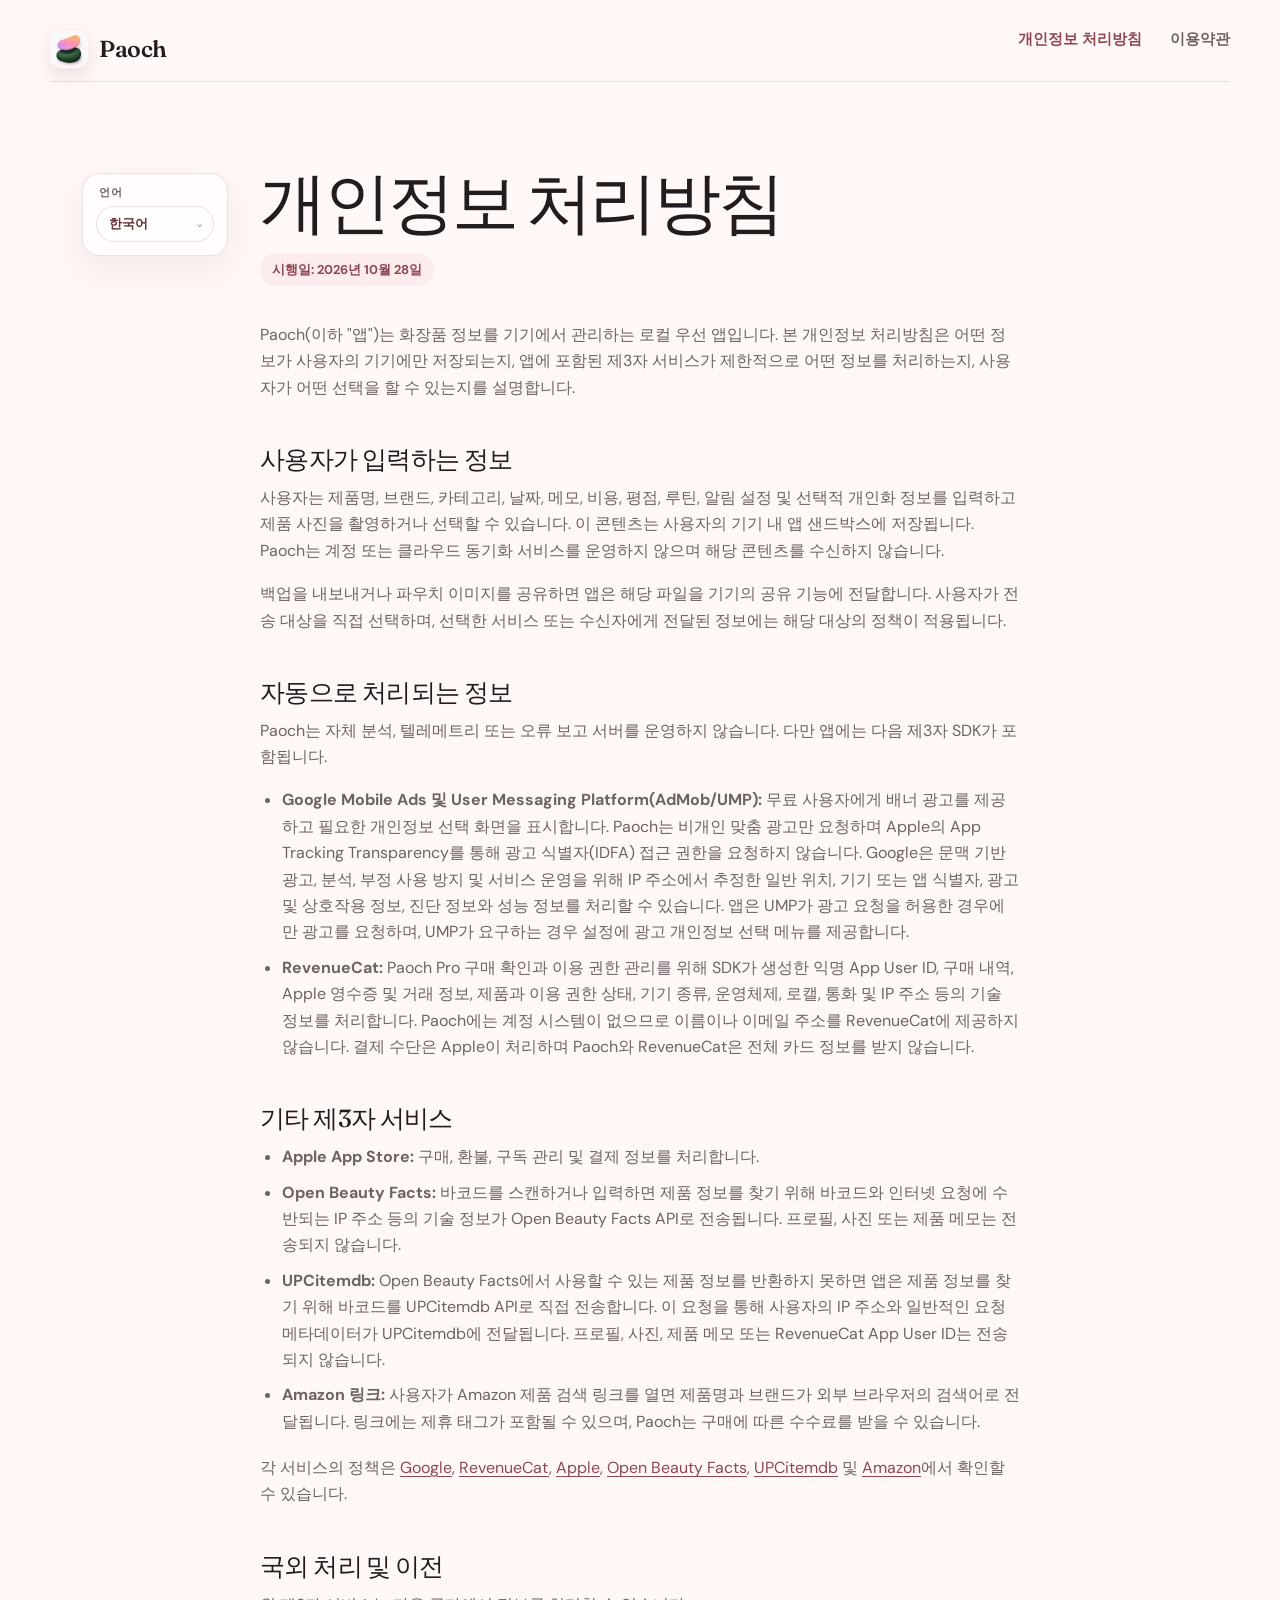
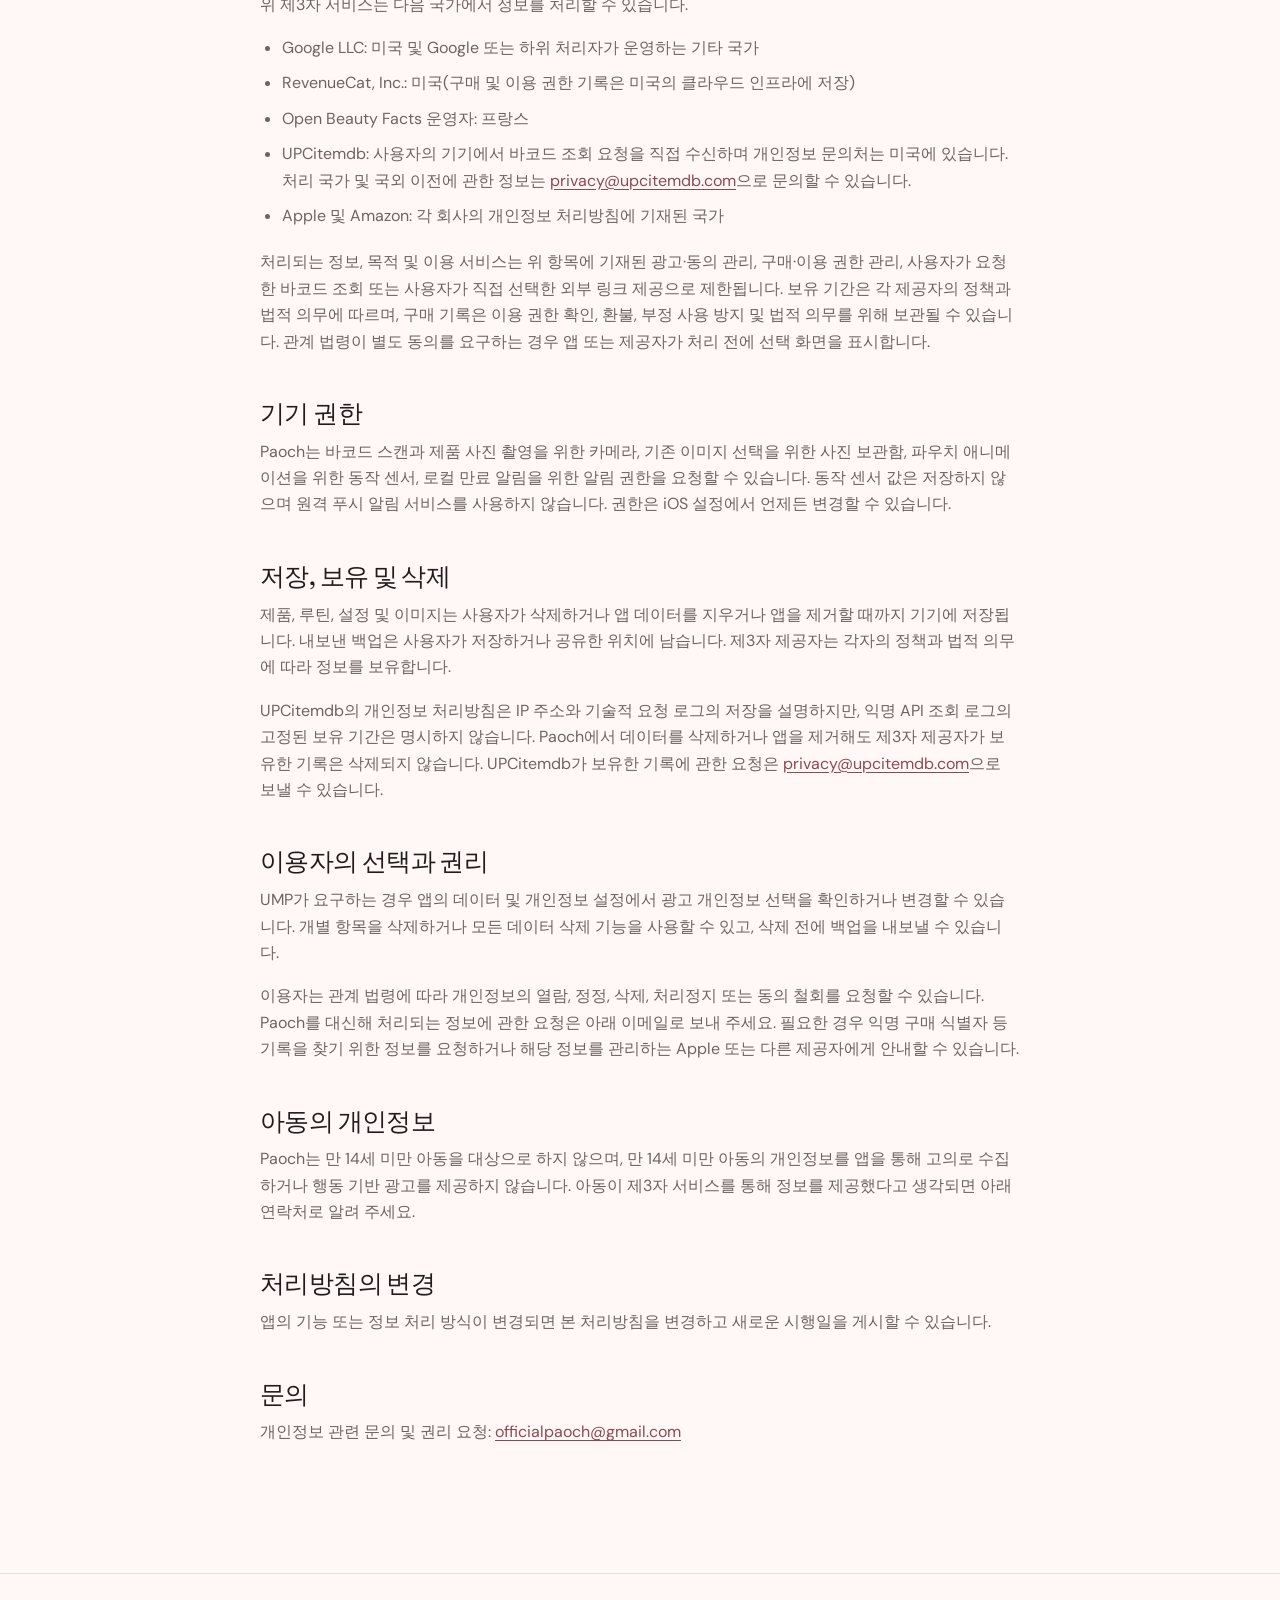
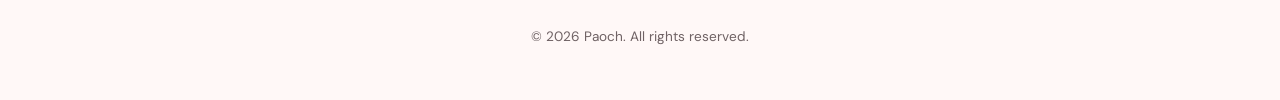
<file: privacy-policy-ko.html>
<!DOCTYPE html>
<html lang="ko">
<head>
  <meta charset="UTF-8">
  <meta name="viewport" content="width=device-width, initial-scale=1.0">
  <meta name="theme-color" content="#fff8f7">
  <title>개인정보 처리방침 | Paoch</title>
  <link rel="icon" href="assets/app-icon.png">
  <link rel="stylesheet" href="style.css">
</head>
<body>
  <header>
    <h1><a class="brand" href="index.html"><img src="assets/app-icon.png" alt="" width="38" height="38"><span>Paoch</span></a></h1>
    <nav>
      <a href="privacy-policy-ko.html" class="active">개인정보 처리방침</a>
      <a href="terms-of-service.html">이용약관</a>
    </nav>
  </header>

  <main class="policy-page">
    <aside class="policy-language" aria-label="처리방침 언어">
      <span>언어</span>
      <label class="language-picker">
        <span class="sr-only">개인정보 처리방침 언어</span>
        <select aria-label="개인정보 처리방침 언어" onchange="window.location.href=this.value">
          <option value="privacy-policy.html" lang="en">English</option>
          <option value="privacy-policy-ko.html" selected>한국어</option>
        </select>
      </label>
    </aside>
    <h1>개인정보 처리방침</h1>
    <p class="effective-date">시행일: 2026년 10월 28일</p>

    <p>Paoch(이하 "앱")는 화장품 정보를 기기에서 관리하는 로컬 우선 앱입니다. 본 개인정보 처리방침은 어떤 정보가 사용자의 기기에만 저장되는지, 앱에 포함된 제3자 서비스가 제한적으로 어떤 정보를 처리하는지, 사용자가 어떤 선택을 할 수 있는지를 설명합니다.</p>

    <h2>사용자가 입력하는 정보</h2>
    <p>사용자는 제품명, 브랜드, 카테고리, 날짜, 메모, 비용, 평점, 루틴, 알림 설정 및 선택적 개인화 정보를 입력하고 제품 사진을 촬영하거나 선택할 수 있습니다. 이 콘텐츠는 사용자의 기기 내 앱 샌드박스에 저장됩니다. Paoch는 계정 또는 클라우드 동기화 서비스를 운영하지 않으며 해당 콘텐츠를 수신하지 않습니다.</p>
    <p>백업을 내보내거나 파우치 이미지를 공유하면 앱은 해당 파일을 기기의 공유 기능에 전달합니다. 사용자가 전송 대상을 직접 선택하며, 선택한 서비스 또는 수신자에게 전달된 정보에는 해당 대상의 정책이 적용됩니다.</p>

    <h2>자동으로 처리되는 정보</h2>
    <p>Paoch는 자체 분석, 텔레메트리 또는 오류 보고 서버를 운영하지 않습니다. 다만 앱에는 다음 제3자 SDK가 포함됩니다.</p>
    <ul>
      <li><strong>Google Mobile Ads 및 User Messaging Platform(AdMob/UMP):</strong> 무료 사용자에게 배너 광고를 제공하고 필요한 개인정보 선택 화면을 표시합니다. Paoch는 비개인 맞춤 광고만 요청하며 Apple의 App Tracking Transparency를 통해 광고 식별자(IDFA) 접근 권한을 요청하지 않습니다. Google은 문맥 기반 광고, 분석, 부정 사용 방지 및 서비스 운영을 위해 IP 주소에서 추정한 일반 위치, 기기 또는 앱 식별자, 광고 및 상호작용 정보, 진단 정보와 성능 정보를 처리할 수 있습니다. 앱은 UMP가 광고 요청을 허용한 경우에만 광고를 요청하며, UMP가 요구하는 경우 설정에 광고 개인정보 선택 메뉴를 제공합니다.</li>
      <li><strong>RevenueCat:</strong> Paoch Pro 구매 확인과 이용 권한 관리를 위해 SDK가 생성한 익명 App User ID, 구매 내역, Apple 영수증 및 거래 정보, 제품과 이용 권한 상태, 기기 종류, 운영체제, 로캘, 통화 및 IP 주소 등의 기술 정보를 처리합니다. Paoch에는 계정 시스템이 없으므로 이름이나 이메일 주소를 RevenueCat에 제공하지 않습니다. 결제 수단은 Apple이 처리하며 Paoch와 RevenueCat은 전체 카드 정보를 받지 않습니다.</li>
    </ul>

    <h2>기타 제3자 서비스</h2>
    <ul>
      <li><strong>Apple App Store:</strong> 구매, 환불, 구독 관리 및 결제 정보를 처리합니다.</li>
      <li><strong>Open Beauty Facts:</strong> 바코드를 스캔하거나 입력하면 제품 정보를 찾기 위해 바코드와 인터넷 요청에 수반되는 IP 주소 등의 기술 정보가 Open Beauty Facts API로 전송됩니다. 프로필, 사진 또는 제품 메모는 전송되지 않습니다.</li>
      <li><strong>UPCitemdb:</strong> Open Beauty Facts에서 사용할 수 있는 제품 정보를 반환하지 못하면 앱은 제품 정보를 찾기 위해 바코드를 UPCitemdb API로 직접 전송합니다. 이 요청을 통해 사용자의 IP 주소와 일반적인 요청 메타데이터가 UPCitemdb에 전달됩니다. 프로필, 사진, 제품 메모 또는 RevenueCat App User ID는 전송되지 않습니다.</li>
      <li><strong>Amazon 링크:</strong> 사용자가 Amazon 제품 검색 링크를 열면 제품명과 브랜드가 외부 브라우저의 검색어로 전달됩니다. 링크에는 제휴 태그가 포함될 수 있으며, Paoch는 구매에 따른 수수료를 받을 수 있습니다.</li>
    </ul>
    <p>각 서비스의 정책은 <a href="https://policies.google.com/privacy" target="_blank" rel="noopener">Google</a>, <a href="https://www.revenuecat.com/privacy/" target="_blank" rel="noopener">RevenueCat</a>, <a href="https://www.apple.com/legal/privacy/ko/" target="_blank" rel="noopener">Apple</a>, <a href="https://world.openbeautyfacts.org/privacy" target="_blank" rel="noopener">Open Beauty Facts</a>, <a href="https://www.upcitemdb.com/privacy" target="_blank" rel="noopener">UPCitemdb</a> 및 <a href="https://www.amazon.com/gp/help/customer/display.html?nodeId=GX7NJQ4ZB8MHFRNJ" target="_blank" rel="noopener">Amazon</a>에서 확인할 수 있습니다.</p>

    <h2>국외 처리 및 이전</h2>
    <p>위 제3자 서비스는 다음 국가에서 정보를 처리할 수 있습니다.</p>
    <ul>
      <li>Google LLC: 미국 및 Google 또는 하위 처리자가 운영하는 기타 국가</li>
      <li>RevenueCat, Inc.: 미국(구매 및 이용 권한 기록은 미국의 클라우드 인프라에 저장)</li>
      <li>Open Beauty Facts 운영자: 프랑스</li>
      <li>UPCitemdb: 사용자의 기기에서 바코드 조회 요청을 직접 수신하며 개인정보 문의처는 미국에 있습니다. 처리 국가 및 국외 이전에 관한 정보는 <a href="mailto:privacy@upcitemdb.com">privacy@upcitemdb.com</a>으로 문의할 수 있습니다.</li>
      <li>Apple 및 Amazon: 각 회사의 개인정보 처리방침에 기재된 국가</li>
    </ul>
    <p>처리되는 정보, 목적 및 이용 서비스는 위 항목에 기재된 광고·동의 관리, 구매·이용 권한 관리, 사용자가 요청한 바코드 조회 또는 사용자가 직접 선택한 외부 링크 제공으로 제한됩니다. 보유 기간은 각 제공자의 정책과 법적 의무에 따르며, 구매 기록은 이용 권한 확인, 환불, 부정 사용 방지 및 법적 의무를 위해 보관될 수 있습니다. 관계 법령이 별도 동의를 요구하는 경우 앱 또는 제공자가 처리 전에 선택 화면을 표시합니다.</p>

    <h2>기기 권한</h2>
    <p>Paoch는 바코드 스캔과 제품 사진 촬영을 위한 카메라, 기존 이미지 선택을 위한 사진 보관함, 파우치 애니메이션을 위한 동작 센서, 로컬 만료 알림을 위한 알림 권한을 요청할 수 있습니다. 동작 센서 값은 저장하지 않으며 원격 푸시 알림 서비스를 사용하지 않습니다. 권한은 iOS 설정에서 언제든 변경할 수 있습니다.</p>

    <h2>저장, 보유 및 삭제</h2>
    <p>제품, 루틴, 설정 및 이미지는 사용자가 삭제하거나 앱 데이터를 지우거나 앱을 제거할 때까지 기기에 저장됩니다. 내보낸 백업은 사용자가 저장하거나 공유한 위치에 남습니다. 제3자 제공자는 각자의 정책과 법적 의무에 따라 정보를 보유합니다.</p>
    <p>UPCitemdb의 개인정보 처리방침은 IP 주소와 기술적 요청 로그의 저장을 설명하지만, 익명 API 조회 로그의 고정된 보유 기간은 명시하지 않습니다. Paoch에서 데이터를 삭제하거나 앱을 제거해도 제3자 제공자가 보유한 기록은 삭제되지 않습니다. UPCitemdb가 보유한 기록에 관한 요청은 <a href="mailto:privacy@upcitemdb.com">privacy@upcitemdb.com</a>으로 보낼 수 있습니다.</p>

    <h2>이용자의 선택과 권리</h2>
    <p>UMP가 요구하는 경우 앱의 데이터 및 개인정보 설정에서 광고 개인정보 선택을 확인하거나 변경할 수 있습니다. 개별 항목을 삭제하거나 모든 데이터 삭제 기능을 사용할 수 있고, 삭제 전에 백업을 내보낼 수 있습니다.</p>
    <p>이용자는 관계 법령에 따라 개인정보의 열람, 정정, 삭제, 처리정지 또는 동의 철회를 요청할 수 있습니다. Paoch를 대신해 처리되는 정보에 관한 요청은 아래 이메일로 보내 주세요. 필요한 경우 익명 구매 식별자 등 기록을 찾기 위한 정보를 요청하거나 해당 정보를 관리하는 Apple 또는 다른 제공자에게 안내할 수 있습니다.</p>

    <h2>아동의 개인정보</h2>
    <p>Paoch는 만 14세 미만 아동을 대상으로 하지 않으며, 만 14세 미만 아동의 개인정보를 앱을 통해 고의로 수집하거나 행동 기반 광고를 제공하지 않습니다. 아동이 제3자 서비스를 통해 정보를 제공했다고 생각되면 아래 연락처로 알려 주세요.</p>

    <h2>처리방침의 변경</h2>
    <p>앱의 기능 또는 정보 처리 방식이 변경되면 본 처리방침을 변경하고 새로운 시행일을 게시할 수 있습니다.</p>

    <h2>문의</h2>
    <p>개인정보 관련 문의 및 권리 요청: <a href="mailto:officialpaoch@gmail.com">officialpaoch@gmail.com</a></p>
  </main>

  <footer>
    &copy; 2026 Paoch. All rights reserved.
  </footer>
</body>
</html>
</file>
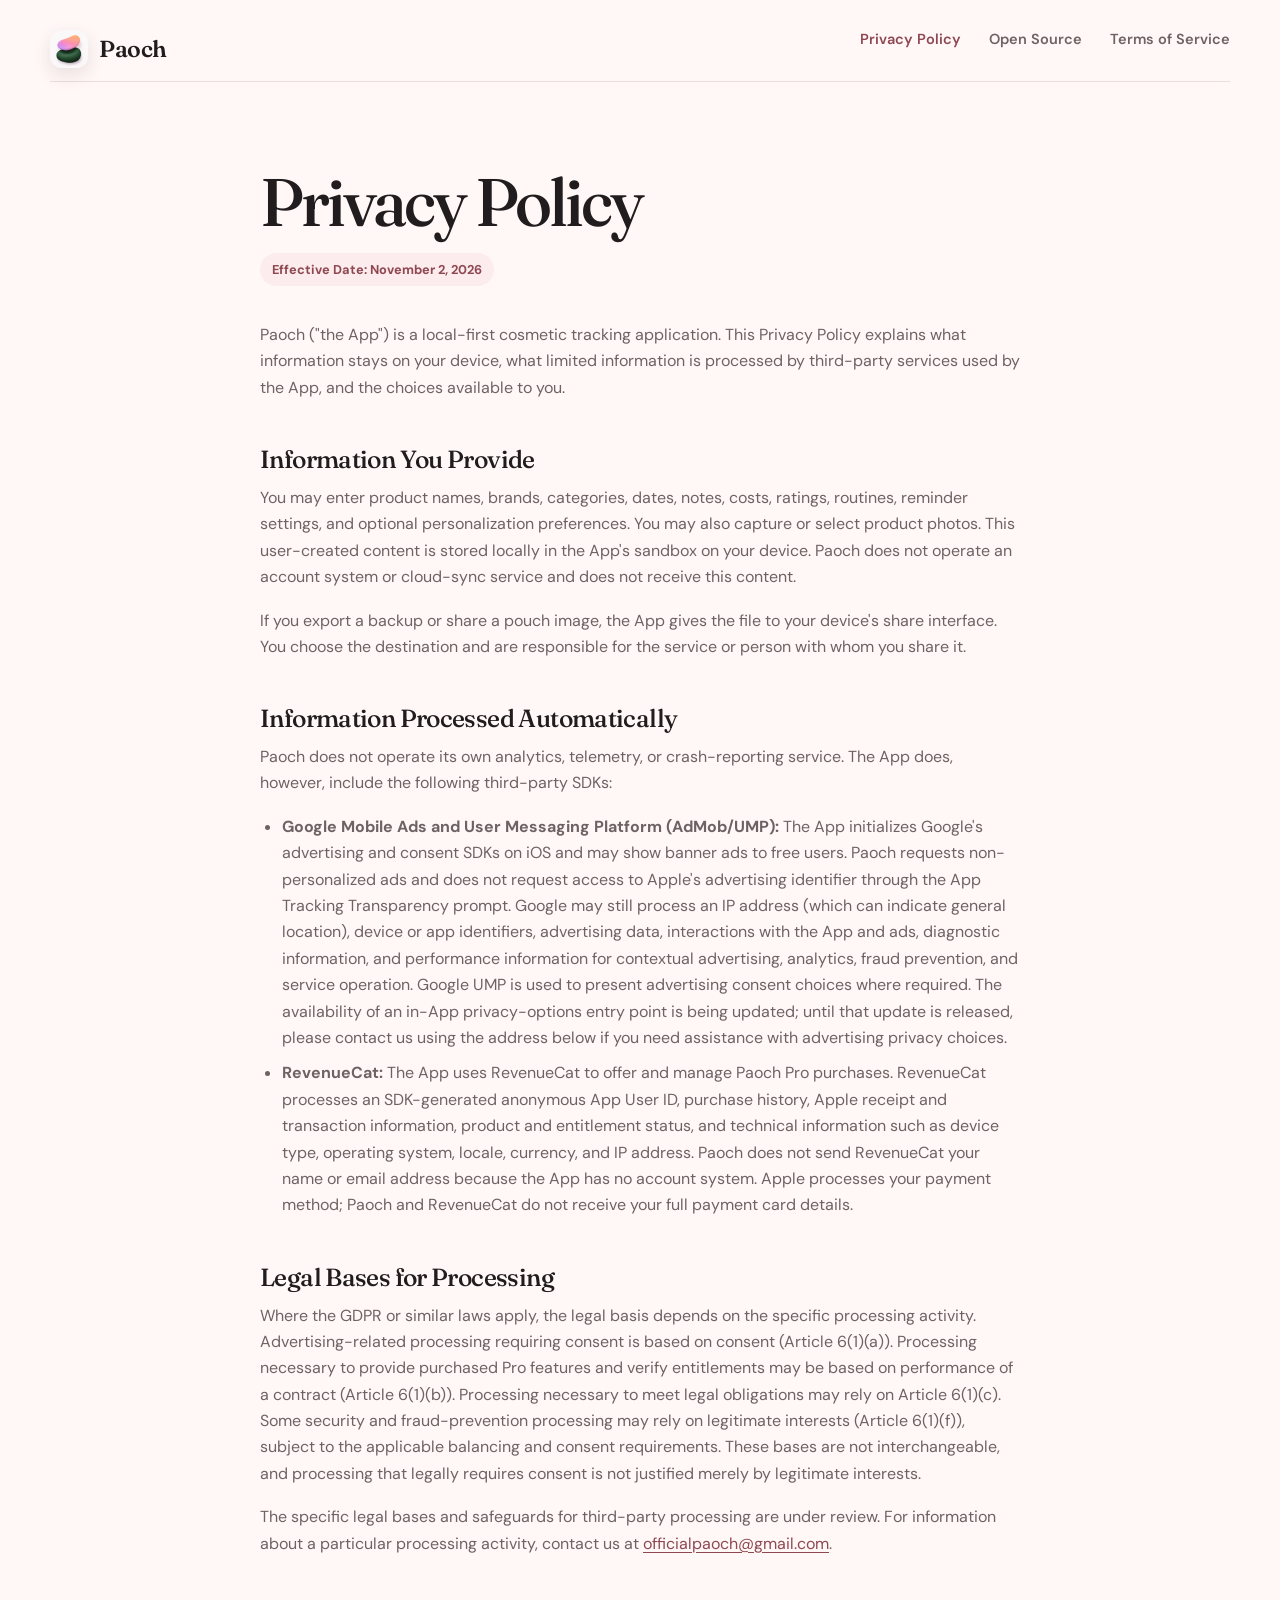
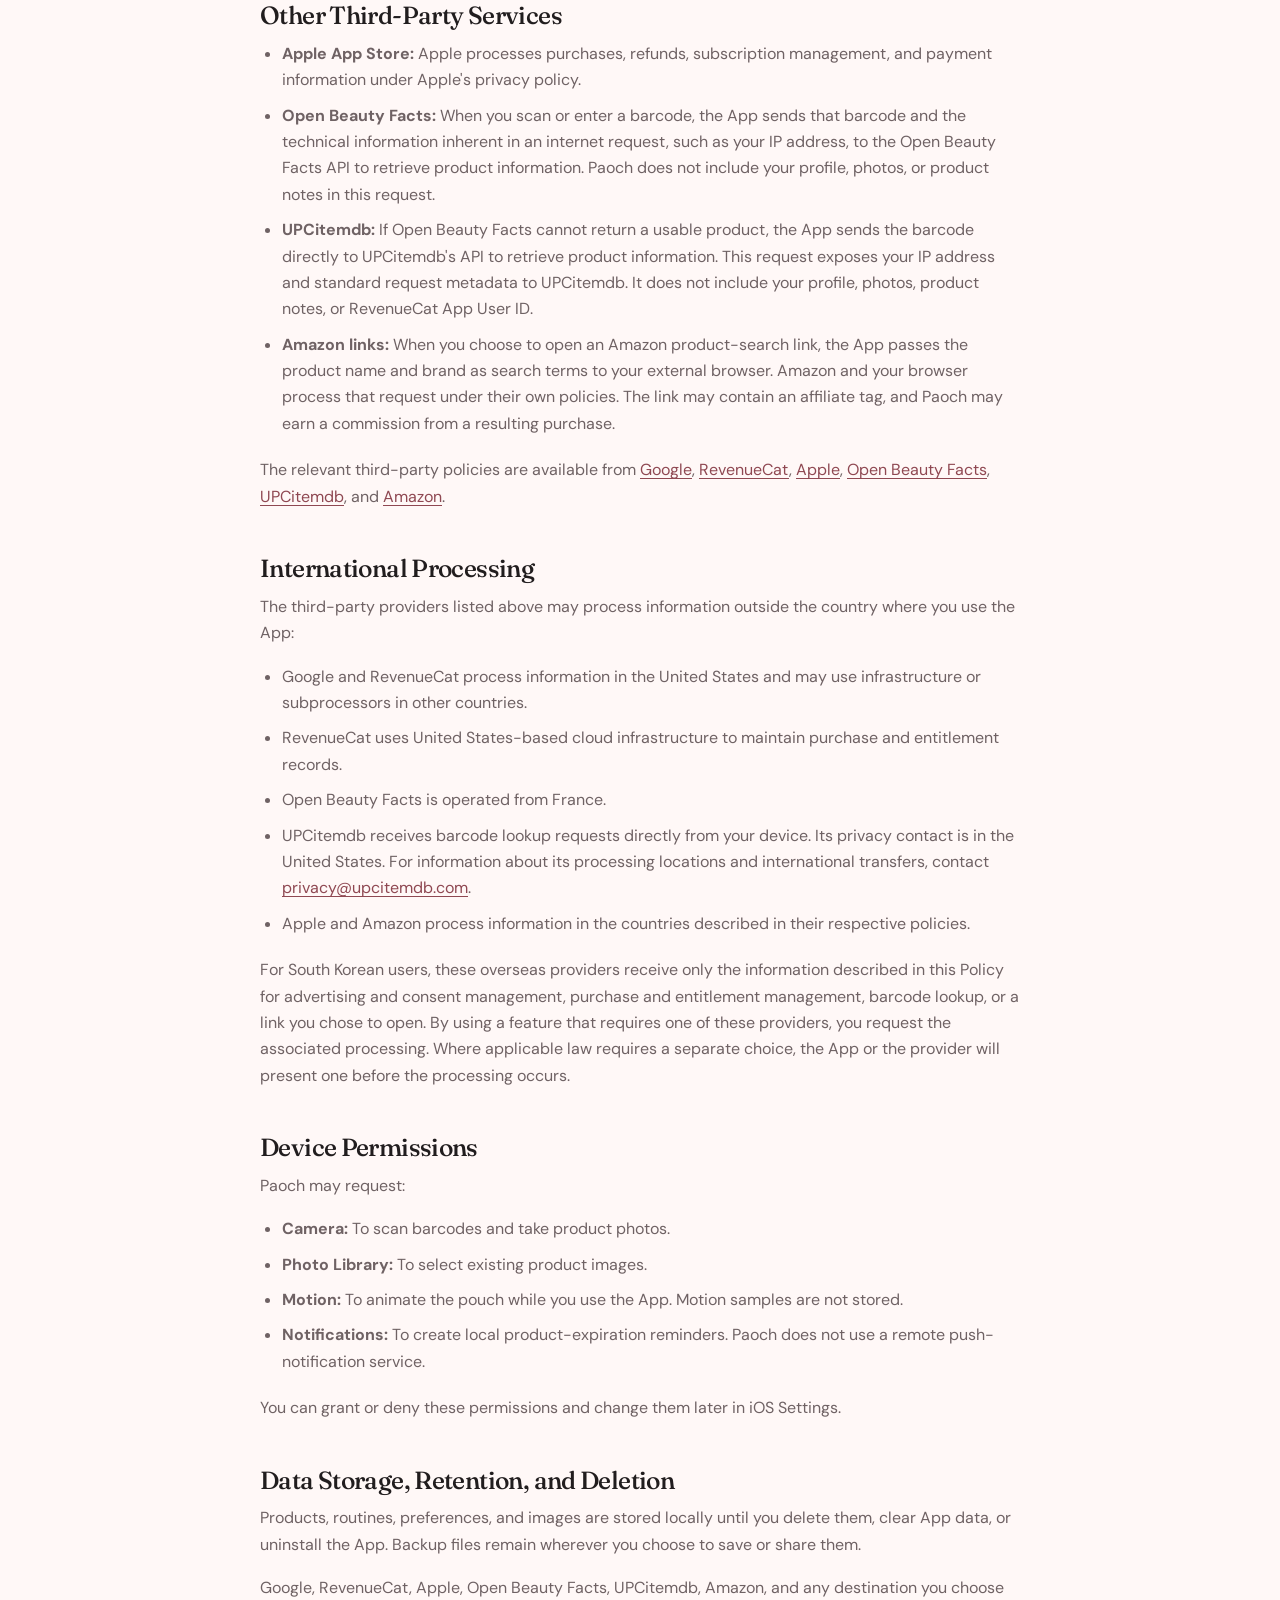
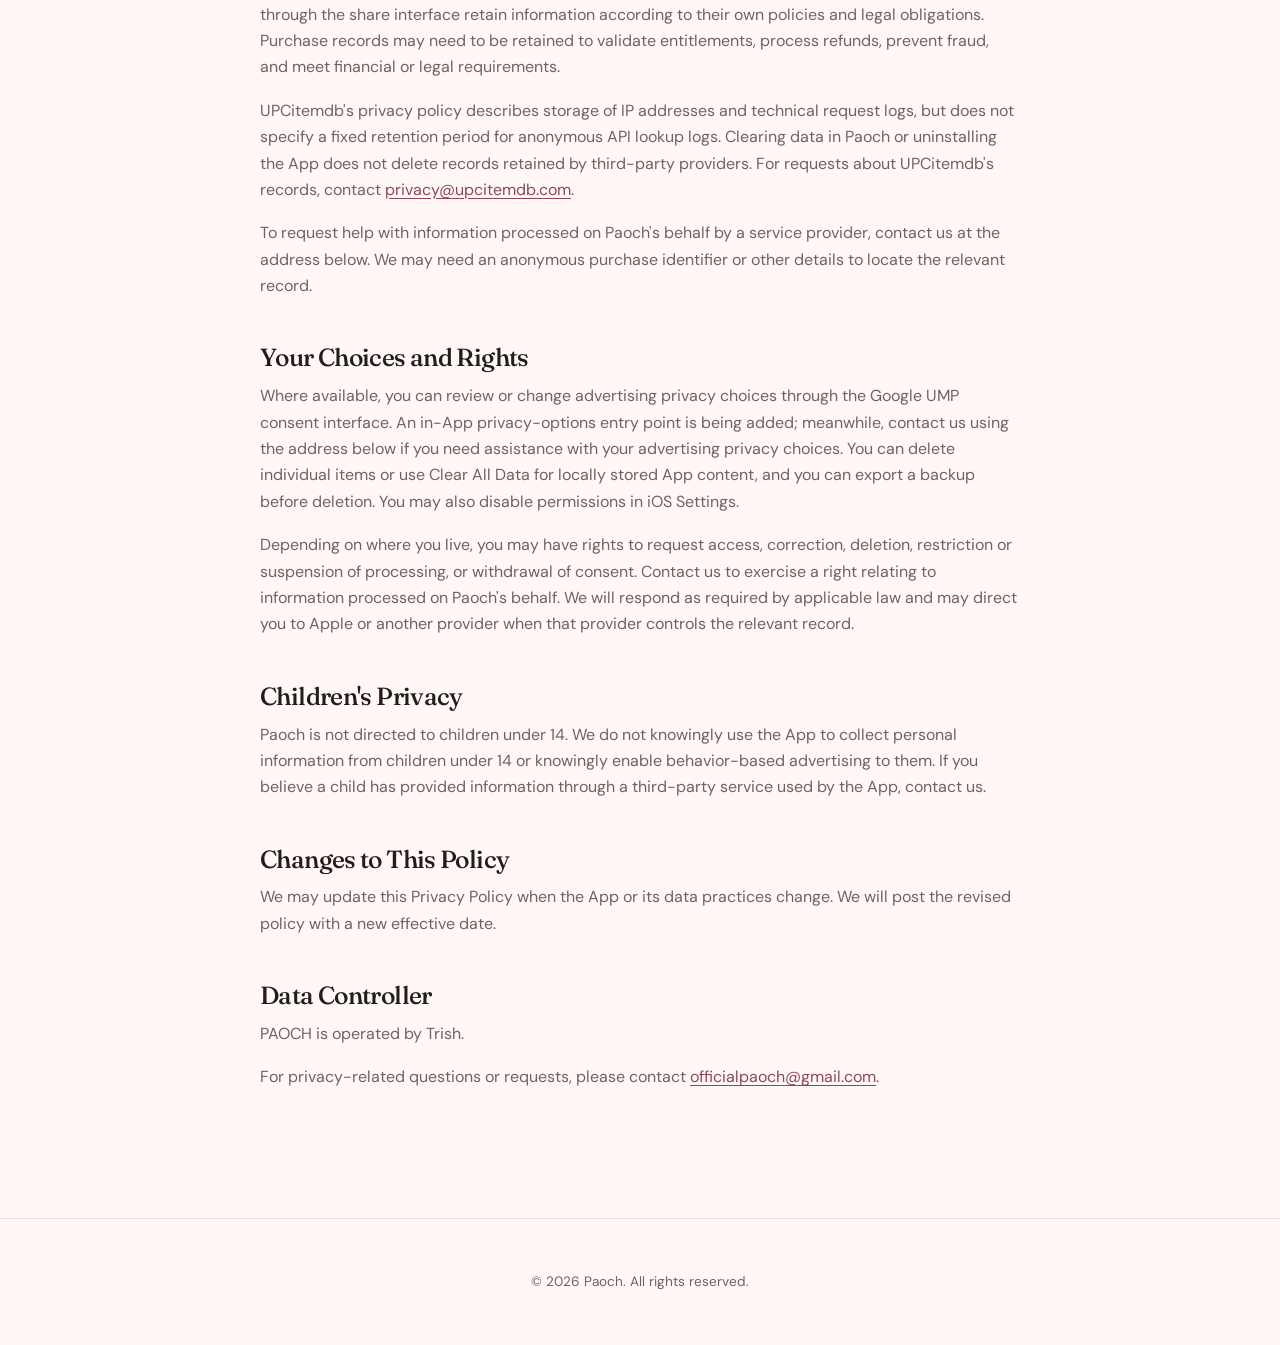
<file: privacy-policy.html>
<!DOCTYPE html>
<html lang="en">
<head>
  <meta charset="UTF-8">
  <meta name="viewport" content="width=device-width, initial-scale=1.0">
  <meta name="theme-color" content="#fff8f7">
  <title>Privacy Policy | Paoch</title>
  <link rel="icon" href="assets/app-icon.png">
  <link rel="stylesheet" href="style.css">
</head>
<body>
  <header>
    <h1><a class="brand" href="index.html"><img src="assets/app-icon.png" alt="" width="38" height="38"><span>Paoch</span></a></h1>
    <nav>
      <a href="privacy-policy.html" class="active">Privacy Policy</a>
      <a href="open-source.html">Open Source</a>
      <a href="terms-of-service.html">Terms of Service</a>
    </nav>
  </header>

  <main class="policy-page">
    <h1>Privacy Policy</h1>
    <p class="effective-date">Effective Date: November 2, 2026</p>

    <p>Paoch ("the App") is a local-first cosmetic tracking application. This Privacy Policy explains what information stays on your device, what limited information is processed by third-party services used by the App, and the choices available to you.</p>

    <h2>Information You Provide</h2>
    <p>You may enter product names, brands, categories, dates, notes, costs, ratings, routines, reminder settings, and optional personalization preferences. You may also capture or select product photos. This user-created content is stored locally in the App's sandbox on your device. Paoch does not operate an account system or cloud-sync service and does not receive this content.</p>
    <p>If you export a backup or share a pouch image, the App gives the file to your device's share interface. You choose the destination and are responsible for the service or person with whom you share it.</p>

    <h2>Information Processed Automatically</h2>
    <p>Paoch does not operate its own analytics, telemetry, or crash-reporting service. The App does, however, include the following third-party SDKs:</p>
    <ul>
      <li><strong>Google Mobile Ads and User Messaging Platform (AdMob/UMP):</strong> The App initializes Google's advertising and consent SDKs on iOS and may show banner ads to free users. Paoch requests non-personalized ads and does not request access to Apple's advertising identifier through the App Tracking Transparency prompt. Google may still process an IP address (which can indicate general location), device or app identifiers, advertising data, interactions with the App and ads, diagnostic information, and performance information for contextual advertising, analytics, fraud prevention, and service operation. Google UMP is used to present advertising consent choices where required. The availability of an in-App privacy-options entry point is being updated; until that update is released, please contact us using the address below if you need assistance with advertising privacy choices.</li>
      <li><strong>RevenueCat:</strong> The App uses RevenueCat to offer and manage Paoch Pro purchases. RevenueCat processes an SDK-generated anonymous App User ID, purchase history, Apple receipt and transaction information, product and entitlement status, and technical information such as device type, operating system, locale, currency, and IP address. Paoch does not send RevenueCat your name or email address because the App has no account system. Apple processes your payment method; Paoch and RevenueCat do not receive your full payment card details.</li>
    </ul>

    <h2>Legal Bases for Processing</h2>
    <p>Where the GDPR or similar laws apply, the legal basis depends on the specific processing activity. Advertising-related processing requiring consent is based on consent (Article 6(1)(a)). Processing necessary to provide purchased Pro features and verify entitlements may be based on performance of a contract (Article 6(1)(b)). Processing necessary to meet legal obligations may rely on Article 6(1)(c). Some security and fraud-prevention processing may rely on legitimate interests (Article 6(1)(f)), subject to the applicable balancing and consent requirements. These bases are not interchangeable, and processing that legally requires consent is not justified merely by legitimate interests.</p>
    <p>The specific legal bases and safeguards for third-party processing are under review. For information about a particular processing activity, contact us at <a href="mailto:officialpaoch@gmail.com">officialpaoch@gmail.com</a>.</p>

    <h2>Other Third-Party Services</h2>
    <ul>
      <li><strong>Apple App Store:</strong> Apple processes purchases, refunds, subscription management, and payment information under Apple's privacy policy.</li>
      <li><strong>Open Beauty Facts:</strong> When you scan or enter a barcode, the App sends that barcode and the technical information inherent in an internet request, such as your IP address, to the Open Beauty Facts API to retrieve product information. Paoch does not include your profile, photos, or product notes in this request.</li>
      <li><strong>UPCitemdb:</strong> If Open Beauty Facts cannot return a usable product, the App sends the barcode directly to UPCitemdb's API to retrieve product information. This request exposes your IP address and standard request metadata to UPCitemdb. It does not include your profile, photos, product notes, or RevenueCat App User ID.</li>
      <li><strong>Amazon links:</strong> When you choose to open an Amazon product-search link, the App passes the product name and brand as search terms to your external browser. Amazon and your browser process that request under their own policies. The link may contain an affiliate tag, and Paoch may earn a commission from a resulting purchase.</li>
    </ul>
    <p>The relevant third-party policies are available from <a href="https://policies.google.com/privacy" target="_blank" rel="noopener">Google</a>, <a href="https://www.revenuecat.com/privacy/" target="_blank" rel="noopener">RevenueCat</a>, <a href="https://www.apple.com/legal/privacy/" target="_blank" rel="noopener">Apple</a>, <a href="https://world.openbeautyfacts.org/privacy" target="_blank" rel="noopener">Open Beauty Facts</a>, <a href="https://www.upcitemdb.com/privacy" target="_blank" rel="noopener">UPCitemdb</a>, and <a href="https://www.amazon.com/gp/help/customer/display.html?nodeId=GX7NJQ4ZB8MHFRNJ" target="_blank" rel="noopener">Amazon</a>.</p>

    <h2>International Processing</h2>
    <p>The third-party providers listed above may process information outside the country where you use the App:</p>
    <ul>
      <li>Google and RevenueCat process information in the United States and may use infrastructure or subprocessors in other countries.</li>
      <li>RevenueCat uses United States-based cloud infrastructure to maintain purchase and entitlement records.</li>
      <li>Open Beauty Facts is operated from France.</li>
      <li>UPCitemdb receives barcode lookup requests directly from your device. Its privacy contact is in the United States. For information about its processing locations and international transfers, contact <a href="mailto:privacy@upcitemdb.com">privacy@upcitemdb.com</a>.</li>
      <li>Apple and Amazon process information in the countries described in their respective policies.</li>
    </ul>
    <p>For South Korean users, these overseas providers receive only the information described in this Policy for advertising and consent management, purchase and entitlement management, barcode lookup, or a link you chose to open. By using a feature that requires one of these providers, you request the associated processing. Where applicable law requires a separate choice, the App or the provider will present one before the processing occurs.</p>

    <h2>Device Permissions</h2>
    <p>Paoch may request:</p>
    <ul>
      <li><strong>Camera:</strong> To scan barcodes and take product photos.</li>
      <li><strong>Photo Library:</strong> To select existing product images.</li>
      <li><strong>Motion:</strong> To animate the pouch while you use the App. Motion samples are not stored.</li>
      <li><strong>Notifications:</strong> To create local product-expiration reminders. Paoch does not use a remote push-notification service.</li>
    </ul>
    <p>You can grant or deny these permissions and change them later in iOS Settings.</p>

    <h2>Data Storage, Retention, and Deletion</h2>
    <p>Products, routines, preferences, and images are stored locally until you delete them, clear App data, or uninstall the App. Backup files remain wherever you choose to save or share them.</p>
    <p>Google, RevenueCat, Apple, Open Beauty Facts, UPCitemdb, Amazon, and any destination you choose through the share interface retain information according to their own policies and legal obligations. Purchase records may need to be retained to validate entitlements, process refunds, prevent fraud, and meet financial or legal requirements.</p>
    <p>UPCitemdb's privacy policy describes storage of IP addresses and technical request logs, but does not specify a fixed retention period for anonymous API lookup logs. Clearing data in Paoch or uninstalling the App does not delete records retained by third-party providers. For requests about UPCitemdb's records, contact <a href="mailto:privacy@upcitemdb.com">privacy@upcitemdb.com</a>.</p>
    <p>To request help with information processed on Paoch's behalf by a service provider, contact us at the address below. We may need an anonymous purchase identifier or other details to locate the relevant record.</p>

    <h2>Your Choices and Rights</h2>
    <p>Where available, you can review or change advertising privacy choices through the Google UMP consent interface. An in-App privacy-options entry point is being added; meanwhile, contact us using the address below if you need assistance with your advertising privacy choices. You can delete individual items or use Clear All Data for locally stored App content, and you can export a backup before deletion. You may also disable permissions in iOS Settings.</p>
    <p>Depending on where you live, you may have rights to request access, correction, deletion, restriction or suspension of processing, or withdrawal of consent. Contact us to exercise a right relating to information processed on Paoch's behalf. We will respond as required by applicable law and may direct you to Apple or another provider when that provider controls the relevant record.</p>

    <h2>Children's Privacy</h2>
    <p>Paoch is not directed to children under 14. We do not knowingly use the App to collect personal information from children under 14 or knowingly enable behavior-based advertising to them. If you believe a child has provided information through a third-party service used by the App, contact us.</p>

    <h2>Changes to This Policy</h2>
    <p>We may update this Privacy Policy when the App or its data practices change. We will post the revised policy with a new effective date.</p>

    <h2>Data Controller</h2>
    <p>PAOCH is operated by Trish.</p>
    <p>For privacy-related questions or requests, please contact <a href="mailto:officialpaoch@gmail.com">officialpaoch@gmail.com</a>.</p>
  </main>

  <footer>
    &copy; 2026 Paoch. All rights reserved.
  </footer>
</body>
</html>
</file>
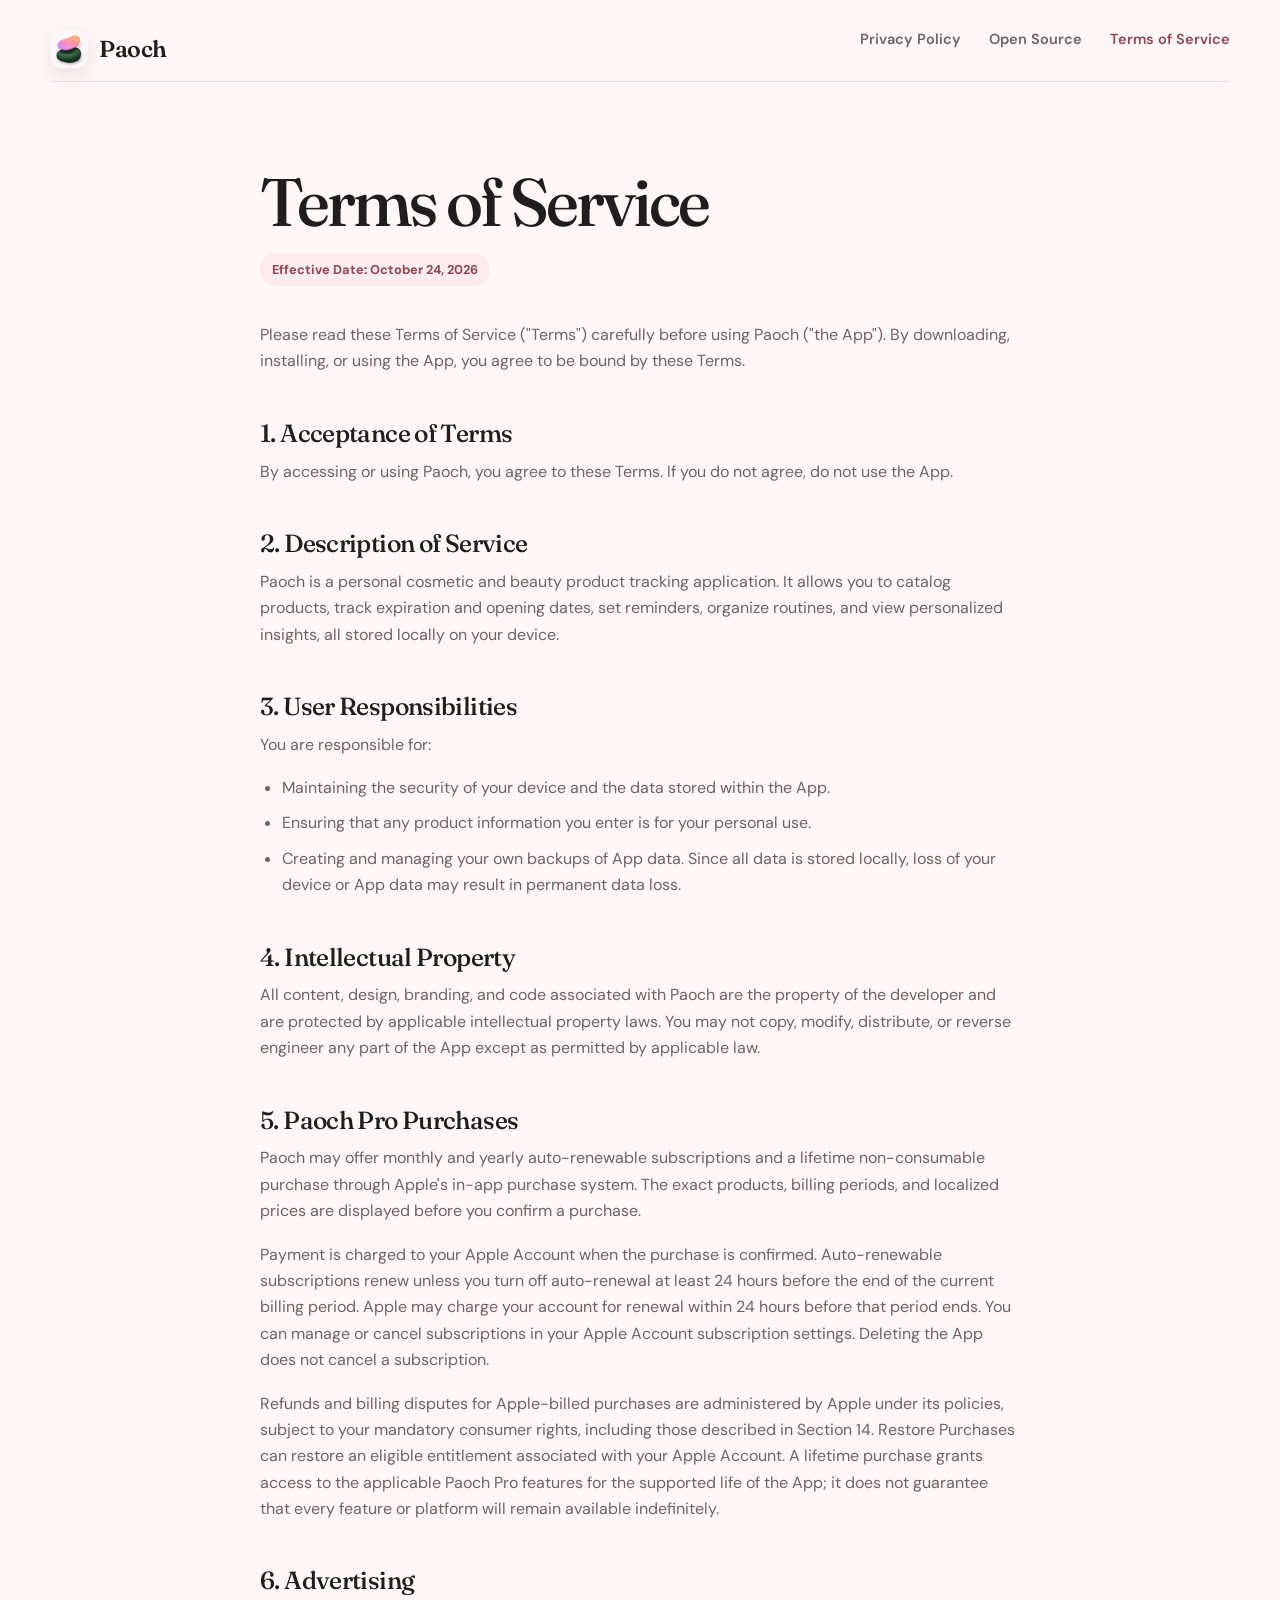
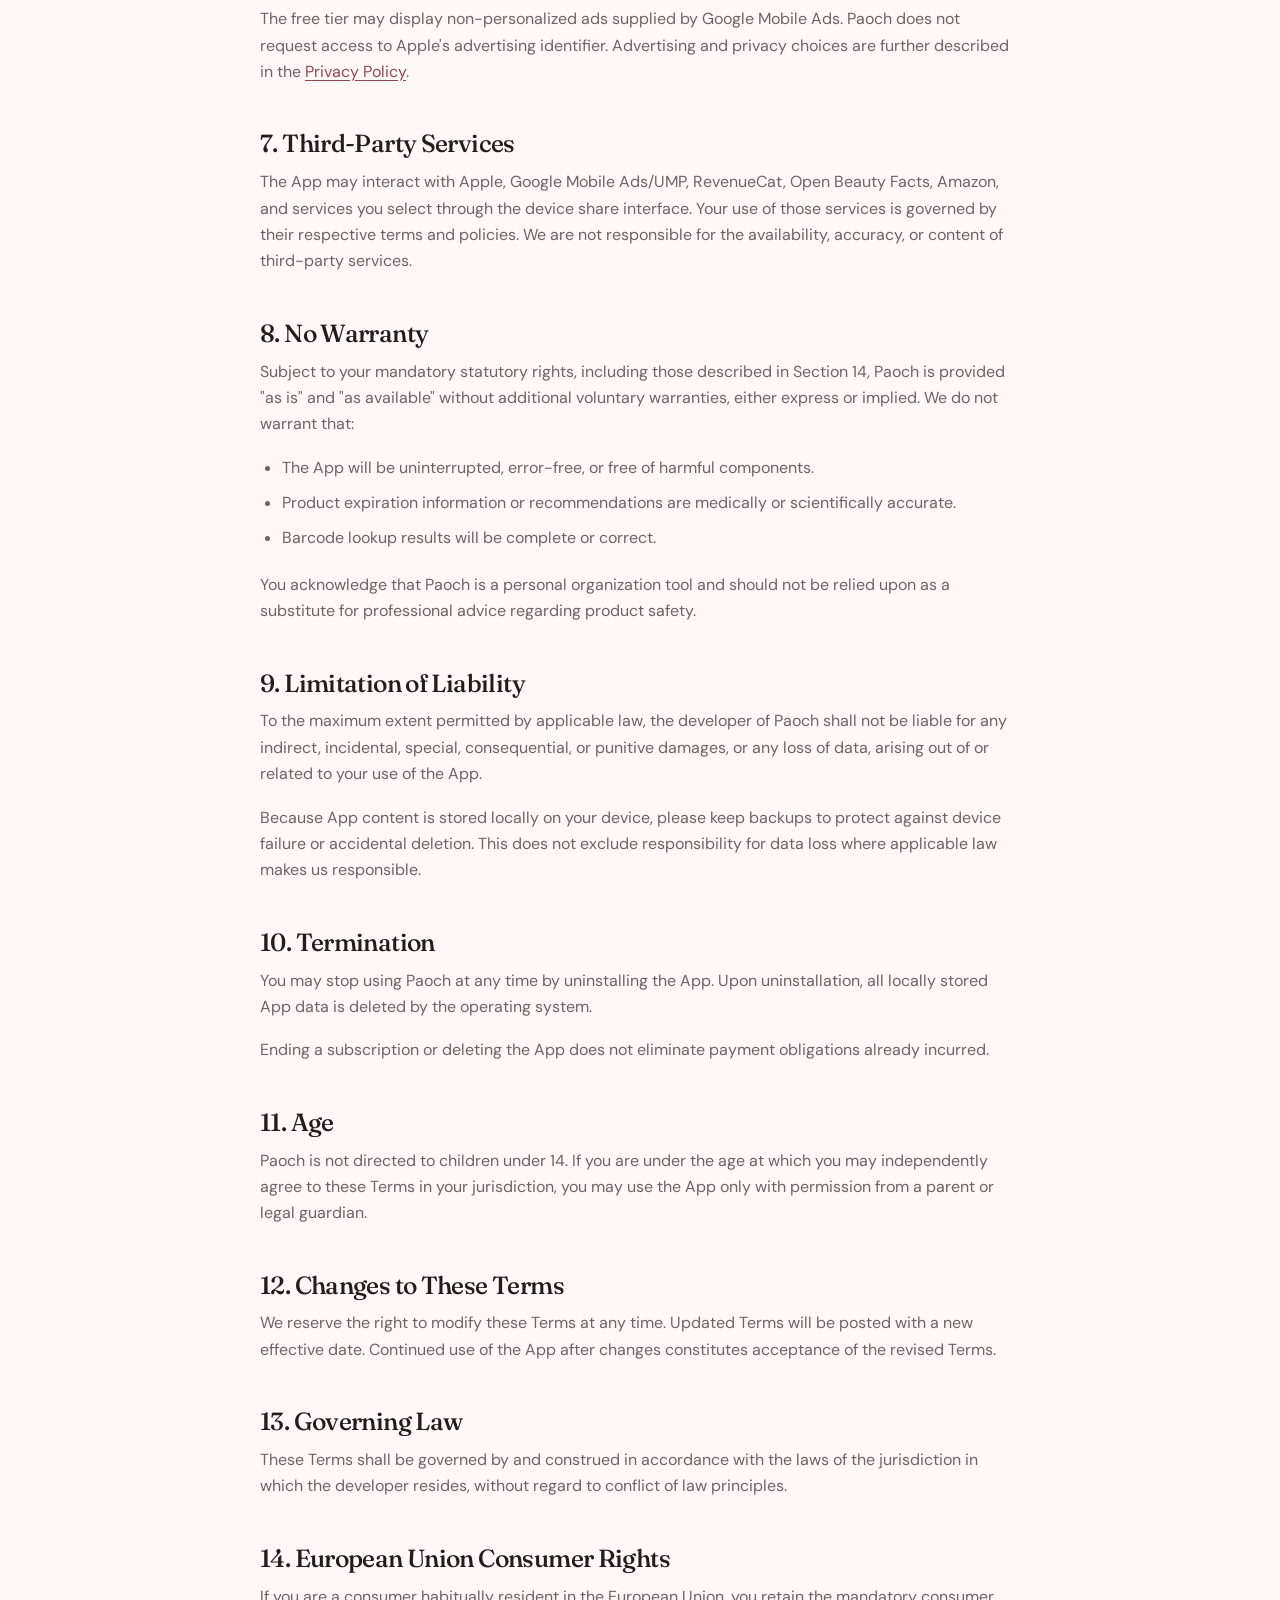
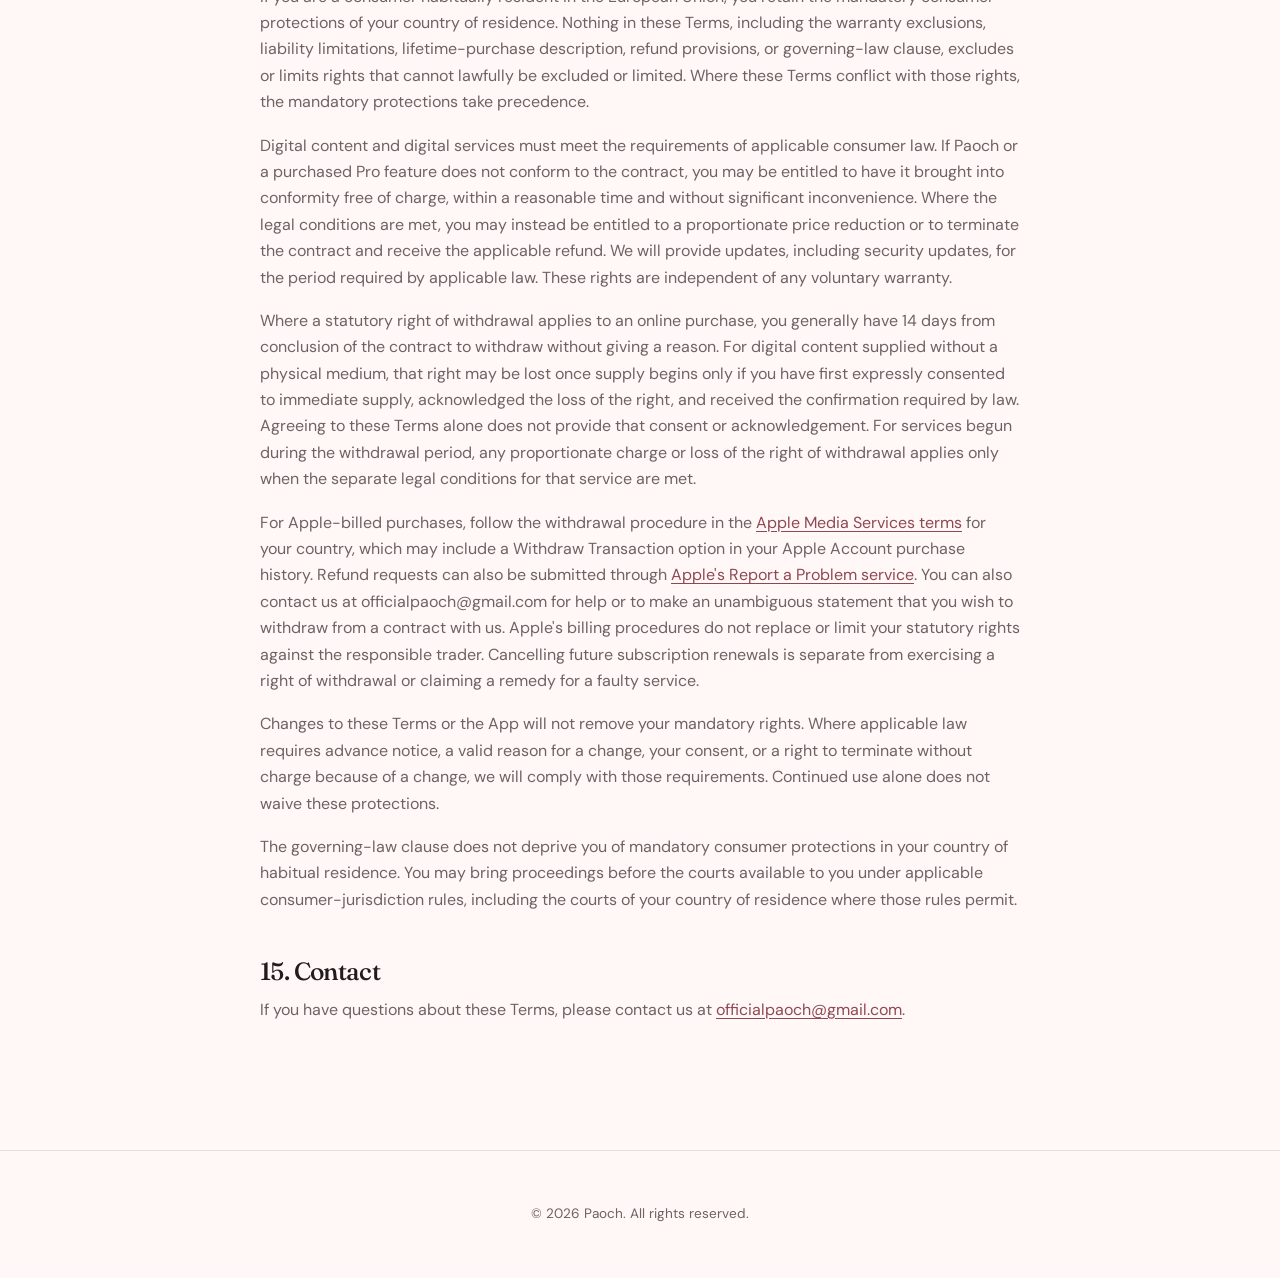
<file: terms-of-service.html>
<!DOCTYPE html>
<html lang="en">
<head>
  <meta charset="UTF-8">
  <meta name="viewport" content="width=device-width, initial-scale=1.0">
  <meta name="theme-color" content="#fff8f7">
  <title>Terms of Service | Paoch</title>
  <link rel="icon" href="assets/app-icon.png">
  <link rel="stylesheet" href="style.css">
</head>
<body>
  <header>
    <h1><a class="brand" href="index.html"><img src="assets/app-icon.png" alt="" width="38" height="38"><span>Paoch</span></a></h1>
    <nav>
      <a href="privacy-policy.html">Privacy Policy</a>
      <a href="open-source.html">Open Source</a>
      <a href="terms-of-service.html" class="active">Terms of Service</a>
    </nav>
  </header>

  <main>
    <h1>Terms of Service</h1>
    <p class="effective-date">Effective Date: October 24, 2026</p>

    <p>Please read these Terms of Service ("Terms") carefully before using Paoch ("the App"). By downloading, installing, or using the App, you agree to be bound by these Terms.</p>

    <h2>1. Acceptance of Terms</h2>
    <p>By accessing or using Paoch, you agree to these Terms. If you do not agree, do not use the App.</p>

    <h2>2. Description of Service</h2>
    <p>Paoch is a personal cosmetic and beauty product tracking application. It allows you to catalog products, track expiration and opening dates, set reminders, organize routines, and view personalized insights, all stored locally on your device.</p>

    <h2>3. User Responsibilities</h2>
    <p>You are responsible for:</p>
    <ul>
      <li>Maintaining the security of your device and the data stored within the App.</li>
      <li>Ensuring that any product information you enter is for your personal use.</li>
      <li>Creating and managing your own backups of App data. Since all data is stored locally, loss of your device or App data may result in permanent data loss.</li>
    </ul>

    <h2>4. Intellectual Property</h2>
    <p>All content, design, branding, and code associated with Paoch are the property of the developer and are protected by applicable intellectual property laws. You may not copy, modify, distribute, or reverse engineer any part of the App except as permitted by applicable law.</p>

    <h2>5. Paoch Pro Purchases</h2>
    <p>Paoch may offer monthly and yearly auto-renewable subscriptions and a lifetime non-consumable purchase through Apple's in-app purchase system. The exact products, billing periods, and localized prices are displayed before you confirm a purchase.</p>
    <p>Payment is charged to your Apple Account when the purchase is confirmed. Auto-renewable subscriptions renew unless you turn off auto-renewal at least 24 hours before the end of the current billing period. Apple may charge your account for renewal within 24 hours before that period ends. You can manage or cancel subscriptions in your Apple Account subscription settings. Deleting the App does not cancel a subscription.</p>
    <p>Refunds and billing disputes for Apple-billed purchases are administered by Apple under its policies, subject to your mandatory consumer rights, including those described in Section 14. Restore Purchases can restore an eligible entitlement associated with your Apple Account. A lifetime purchase grants access to the applicable Paoch Pro features for the supported life of the App; it does not guarantee that every feature or platform will remain available indefinitely.</p>

    <h2>6. Advertising</h2>
    <p>The free tier may display non-personalized ads supplied by Google Mobile Ads. Paoch does not request access to Apple's advertising identifier. Advertising and privacy choices are further described in the <a href="privacy-policy.html">Privacy Policy</a>.</p>

    <h2>7. Third-Party Services</h2>
    <p>The App may interact with Apple, Google Mobile Ads/UMP, RevenueCat, Open Beauty Facts, Amazon, and services you select through the device share interface. Your use of those services is governed by their respective terms and policies. We are not responsible for the availability, accuracy, or content of third-party services.</p>

    <h2>8. No Warranty</h2>
    <p>Subject to your mandatory statutory rights, including those described in Section 14, Paoch is provided "as is" and "as available" without additional voluntary warranties, either express or implied. We do not warrant that:</p>
    <ul>
      <li>The App will be uninterrupted, error-free, or free of harmful components.</li>
      <li>Product expiration information or recommendations are medically or scientifically accurate.</li>
      <li>Barcode lookup results will be complete or correct.</li>
    </ul>
    <p>You acknowledge that Paoch is a personal organization tool and should not be relied upon as a substitute for professional advice regarding product safety.</p>

    <h2>9. Limitation of Liability</h2>
    <p>To the maximum extent permitted by applicable law, the developer of Paoch shall not be liable for any indirect, incidental, special, consequential, or punitive damages, or any loss of data, arising out of or related to your use of the App.</p>
    <p>Because App content is stored locally on your device, please keep backups to protect against device failure or accidental deletion. This does not exclude responsibility for data loss where applicable law makes us responsible.</p>

    <h2>10. Termination</h2>
    <p>You may stop using Paoch at any time by uninstalling the App. Upon uninstallation, all locally stored App data is deleted by the operating system.</p>
    <p>Ending a subscription or deleting the App does not eliminate payment obligations already incurred.</p>

    <h2>11. Age</h2>
    <p>Paoch is not directed to children under 14. If you are under the age at which you may independently agree to these Terms in your jurisdiction, you may use the App only with permission from a parent or legal guardian.</p>

    <h2>12. Changes to These Terms</h2>
    <p>We reserve the right to modify these Terms at any time. Updated Terms will be posted with a new effective date. Continued use of the App after changes constitutes acceptance of the revised Terms.</p>

    <h2>13. Governing Law</h2>
    <p>These Terms shall be governed by and construed in accordance with the laws of the jurisdiction in which the developer resides, without regard to conflict of law principles.</p>

    <h2>14. European Union Consumer Rights</h2>
    <p>If you are a consumer habitually resident in the European Union, you retain the mandatory consumer protections of your country of residence. Nothing in these Terms, including the warranty exclusions, liability limitations, lifetime-purchase description, refund provisions, or governing-law clause, excludes or limits rights that cannot lawfully be excluded or limited. Where these Terms conflict with those rights, the mandatory protections take precedence.</p>
    <p>Digital content and digital services must meet the requirements of applicable consumer law. If Paoch or a purchased Pro feature does not conform to the contract, you may be entitled to have it brought into conformity free of charge, within a reasonable time and without significant inconvenience. Where the legal conditions are met, you may instead be entitled to a proportionate price reduction or to terminate the contract and receive the applicable refund. We will provide updates, including security updates, for the period required by applicable law. These rights are independent of any voluntary warranty.</p>
    <p>Where a statutory right of withdrawal applies to an online purchase, you generally have 14 days from conclusion of the contract to withdraw without giving a reason. For digital content supplied without a physical medium, that right may be lost once supply begins only if you have first expressly consented to immediate supply, acknowledged the loss of the right, and received the confirmation required by law. Agreeing to these Terms alone does not provide that consent or acknowledgement. For services begun during the withdrawal period, any proportionate charge or loss of the right of withdrawal applies only when the separate legal conditions for that service are met.</p>
    <p>For Apple-billed purchases, follow the withdrawal procedure in the <a href="https://www.apple.com/legal/internet-services/itunes/ww/">Apple Media Services terms</a> for your country, which may include a Withdraw Transaction option in your Apple Account purchase history. Refund requests can also be submitted through <a href="https://reportaproblem.apple.com/">Apple's Report a Problem service</a>. You can also contact us at officialpaoch@gmail.com for help or to make an unambiguous statement that you wish to withdraw from a contract with us. Apple's billing procedures do not replace or limit your statutory rights against the responsible trader. Cancelling future subscription renewals is separate from exercising a right of withdrawal or claiming a remedy for a faulty service.</p>
    <p>Changes to these Terms or the App will not remove your mandatory rights. Where applicable law requires advance notice, a valid reason for a change, your consent, or a right to terminate without charge because of a change, we will comply with those requirements. Continued use alone does not waive these protections.</p>
    <p>The governing-law clause does not deprive you of mandatory consumer protections in your country of habitual residence. You may bring proceedings before the courts available to you under applicable consumer-jurisdiction rules, including the courts of your country of residence where those rules permit.</p>

    <h2>15. Contact</h2>
    <p>If you have questions about these Terms, please contact us at <a href="mailto:officialpaoch@gmail.com">officialpaoch@gmail.com</a>.</p>
  </main>

  <footer>
    &copy; 2026 Paoch. All rights reserved.
  </footer>
</body>
</html>
</file>
<file: style.css>
@import url('https://fonts.googleapis.com/css2?family=DM+Sans:wght@400;500;600;700&family=Fraunces:opsz,wght@9..144,500;9..144,600&display=swap');

:root {
  --cream: #fff8f7;
  --blush: #fceced;
  --rose: #e91e63;
  --wine: #8f4852;
  --wine-dark: #66323a;
  --green: #173f2d;
  --ink: #211d1e;
  --muted: #6f6264;
  --line: rgba(90, 52, 59, .13);
  --white: #fffdfc;
  --shadow: 0 28px 70px rgba(77, 37, 45, .14);
  --shell: 1180px;
}

* { box-sizing: border-box; margin: 0; padding: 0; }
html { scroll-behavior: smooth; }
body {
  background: var(--cream);
  color: var(--ink);
  font-family: 'DM Sans', -apple-system, BlinkMacSystemFont, 'Segoe UI', sans-serif;
  font-size: 16px;
  line-height: 1.65;
  overflow-x: hidden;
}
img { display: block; max-width: 100%; }
a { color: inherit; }
a, button { -webkit-tap-highlight-color: transparent; }
a:focus-visible, button:focus-visible, select:focus-visible { outline: 3px solid rgba(143, 72, 82, .35); outline-offset: 4px; }
.sr-only {
  position: absolute;
  width: 1px;
  height: 1px;
  overflow: hidden;
  clip: rect(0, 0, 0, 0);
  white-space: nowrap;
  clip-path: inset(50%);
}
.section-shell, .nav-shell, .footer-shell { width: min(calc(100% - 48px), var(--shell)); margin-inline: auto; }

.site-header {
  position: relative;
  z-index: 20;
  border-bottom: 1px solid var(--line);
  background: rgba(255, 248, 247, .84);
  backdrop-filter: blur(18px);
}
.nav-shell { min-height: 82px; display: flex; align-items: center; justify-content: space-between; gap: 32px; }
.brand { display: inline-flex; align-items: center; gap: 11px; text-decoration: none; }
.brand img { border-radius: 12px; box-shadow: 0 7px 18px rgba(72, 39, 45, .12); }
.brand span { font-family: 'Fraunces', Georgia, serif; font-size: 1.45rem; font-weight: 600; letter-spacing: -.02em; }
nav { display: flex; align-items: center; gap: 28px; }
nav a { color: var(--muted); font-size: .91rem; font-weight: 600; text-decoration: none; }
nav a:hover, nav a.active { color: var(--wine); }
.language-picker { position: relative; display: inline-flex; align-items: center; width: 100%; }
.language-picker::after {
  content: '⌄';
  position: absolute;
  right: 11px;
  top: 50%;
  color: var(--wine);
  font-size: .82rem;
  line-height: 1;
  pointer-events: none;
  transform: translateY(-58%);
}
.language-picker select {
  width: 100%;
  min-height: 36px;
  appearance: none;
  padding: 6px 31px 6px 12px;
  border: 1px solid var(--line);
  border-radius: 999px;
  background: rgba(255, 255, 255, .62);
  color: var(--wine-dark);
  font: 600 .84rem/1.2 'DM Sans', -apple-system, BlinkMacSystemFont, 'Segoe UI', sans-serif;
  cursor: pointer;
}
.language-picker select:hover { background: rgba(255, 255, 255, .9); }
.nav-cta { padding: 10px 17px; border: 1px solid var(--line); border-radius: 999px; background: rgba(255,255,255,.55); }

.hero { min-height: 730px; display: grid; grid-template-columns: 1.08fr .92fr; align-items: center; gap: 70px; padding-block: 80px 96px; }
.hero-copy { position: relative; z-index: 2; }
.eyebrow { display: flex; align-items: center; gap: 10px; margin-bottom: 22px; color: var(--wine); font-size: .76rem; font-weight: 700; letter-spacing: .14em; text-transform: uppercase; }
.eyebrow > span { width: 30px; height: 1px; background: currentColor; }
h1, h2 { font-family: 'Fraunces', Georgia, serif; font-weight: 500; letter-spacing: -.045em; line-height: 1.04; }
h1 { max-width: 710px; font-size: clamp(3.5rem, 6vw, 6rem); }
h1 em, h2 em { color: var(--wine); font-style: italic; }
.hero-lede { max-width: 620px; margin: 30px 0 34px; color: var(--muted); font-size: 1.12rem; line-height: 1.75; }
.hero-actions { display: flex; gap: 12px; flex-wrap: wrap; }
.store-buttons { display: flex; flex-wrap: wrap; gap: 12px; margin-bottom: 20px; }
.store-badge { display: flex; min-width: 176px; align-items: center; gap: 11px; padding: 9px 17px 10px; border: 0; border-radius: 12px; background: #1d1a1b; color: white; font-family: inherit; text-align: left; opacity: 1; cursor: default; }
.store-badge:disabled { color: white; opacity: 1; }
a.store-badge { text-decoration: none; cursor: pointer; }
a.store-badge:hover { background: #332c2f; }
.store-badge small, .store-badge strong { display: block; line-height: 1.05; }
.store-badge small { margin-bottom: 4px; color: rgba(255,255,255,.72); font-size: .6rem; font-weight: 600; letter-spacing: .02em; }
.store-badge strong { font-size: 1.03rem; font-weight: 600; }
.store-icon { width: 27px; height: 27px; fill: currentColor; flex: 0 0 27px; }
.text-link { color: var(--wine); font-size: .88rem; font-weight: 700; text-decoration: none; }
.text-link:hover { text-decoration: underline; text-underline-offset: 4px; }
.button { display: inline-flex; align-items: center; justify-content: center; gap: 12px; min-height: 51px; padding: 0 22px; border-radius: 999px; font-weight: 700; text-decoration: none; transition: transform .2s ease, box-shadow .2s ease, background .2s ease; }
.button:hover { transform: translateY(-2px); }
.button-primary { background: var(--wine); color: white; box-shadow: 0 13px 26px rgba(112, 54, 65, .22); }
.button-primary:hover { background: var(--wine-dark); box-shadow: 0 17px 32px rgba(112, 54, 65, .28); }
.button-secondary { border: 1px solid var(--line); background: rgba(255,255,255,.55); color: var(--wine-dark); }
.trust-list { display: flex; flex-wrap: wrap; gap: 20px; margin-top: 28px; list-style: none; color: var(--muted); font-size: .84rem; }
.trust-list li { display: flex; align-items: center; gap: 7px; }
.trust-list span { display: grid; place-items: center; width: 18px; height: 18px; border-radius: 50%; background: #e4eee8; color: var(--green); font-size: .68rem; font-weight: 700; }

.hero-art { position: relative; min-height: 570px; display: grid; place-items: center; }
.icon-card { position: relative; z-index: 2; width: min(390px, 85%); padding: 30px 30px 25px; border: 1px solid rgba(255,255,255,.75); border-radius: 42px; background: rgba(255,255,255,.58); box-shadow: var(--shadow); backdrop-filter: blur(18px); transform: rotate(2.4deg); }
.icon-card > img { width: 100%; border-radius: 28%; box-shadow: 0 20px 42px rgba(64, 38, 45, .12); }
.icon-caption { display: grid; grid-template-columns: auto 1fr; align-items: baseline; column-gap: 9px; padding: 20px 7px 2px; }
.icon-caption .caption-label { color: var(--wine); font-size: .68rem; font-weight: 700; letter-spacing: .12em; text-transform: uppercase; }
.icon-caption strong { font-family: 'Fraunces', Georgia, serif; font-size: 1.6rem; }
.icon-caption > span:last-child { grid-column: 1 / -1; color: var(--muted); font-size: .88rem; }
.orb { position: absolute; border-radius: 50%; filter: blur(1px); }
.orb-one { width: 430px; height: 430px; background: radial-gradient(circle at 35% 28%, #ffd8c8, #f8aec8 57%, #d6bdff); transform: translate(45px, -40px); opacity: .7; }
.orb-two { width: 300px; height: 300px; background: #dce9dc; transform: translate(-150px, 165px); opacity: .72; }
.floating-note { position: absolute; z-index: 4; display: flex; align-items: center; gap: 9px; padding: 11px 16px; border: 1px solid rgba(255,255,255,.8); border-radius: 999px; background: rgba(255,255,255,.84); box-shadow: 0 14px 30px rgba(81, 46, 53, .13); color: var(--muted); font-size: .8rem; font-weight: 600; backdrop-filter: blur(14px); }
.floating-note span { color: var(--wine); font-weight: 800; }
.note-top { top: 90px; right: -12px; }
.note-bottom { bottom: 80px; left: -15px; }

.marquee { overflow: hidden; padding: 17px 0; border-block: 1px solid var(--line); background: var(--wine); color: #fff8f7; white-space: nowrap; }
.marquee div { width: max-content; margin: auto; font-family: 'Fraunces', Georgia, serif; font-size: 1rem; letter-spacing: .015em; word-spacing: 10px; }
.marquee span { color: #facccd; }

.showcase { padding-block: 130px 150px; }
.section-heading { max-width: 740px; margin: 0 auto 70px; text-align: center; }
.section-heading .eyebrow { justify-content: center; }
.section-heading h2, .feature-intro h2, .closing h2 { font-size: clamp(2.7rem, 5vw, 4.8rem); }
.section-heading > p:last-child { max-width: 610px; margin: 24px auto 0; color: var(--muted); font-size: 1.05rem; }
.phone-gallery { display: grid; grid-template-columns: repeat(4, minmax(0, 1fr)); align-items: start; gap: 24px; }
.swipe-hint { display: none; }
.phone-card { min-width: 0; }
.phone-left { transform: translateY(42px) rotate(-2deg); }
.phone-inner-left { transform: rotate(-.65deg); }
.phone-inner-right { transform: rotate(.65deg); }
.phone-right { transform: translateY(42px) rotate(2deg); }
.phone-frame { position: relative; overflow: hidden; padding: 10px; border: 1px solid rgba(59, 34, 39, .2); border-radius: 42px; background: #211d1e; box-shadow: 0 32px 65px rgba(66, 31, 39, .2); }
.phone-frame img { width: 100%; aspect-ratio: 428 / 930; border-radius: 33px; object-fit: cover; object-position: top; }
.phone-speaker { position: absolute; z-index: 2; top: 19px; left: 50%; width: 78px; height: 20px; border-radius: 99px; background: #211d1e; transform: translateX(-50%); }
.phone-card figcaption { display: grid; grid-template-columns: 31px 1fr; margin-top: 24px; color: var(--muted); font-size: .88rem; line-height: 1.45; }
.phone-card figcaption span { grid-row: 1 / 3; color: var(--wine); font-family: 'Fraunces', Georgia, serif; }
.phone-card figcaption strong { color: var(--ink); font-size: 1rem; }

.feature-section { padding-block: 130px; border-top: 1px solid var(--line); }
.feature-intro { display: grid; grid-template-columns: .65fr 1.35fr; align-items: end; gap: 50px; margin-bottom: 65px; }
.feature-intro .eyebrow { margin-bottom: 8px; }
.feature-grid { display: grid; grid-template-columns: 1fr 1fr; gap: 18px; }
.feature-card { position: relative; min-height: 330px; overflow: hidden; padding: 40px; border: 1px solid var(--line); border-radius: 28px; background: rgba(255,255,255,.56); }
.feature-card.feature-wide { grid-column: span 2; min-height: 300px; }
.feature-number { position: absolute; top: 26px; right: 28px; color: var(--wine); font-family: 'Fraunces', Georgia, serif; font-size: .82rem; }
.feature-icon { display: grid; place-items: center; width: 62px; height: 62px; margin-bottom: 45px; border-radius: 20px; background: var(--blush); color: var(--wine); font-size: 2rem; }
.feature-card h3 { max-width: 520px; margin-bottom: 12px; font-family: 'Fraunces', Georgia, serif; font-size: 1.75rem; line-height: 1.15; }
.feature-card p { max-width: 550px; color: var(--muted); }
.status-demo { display: flex; gap: 10px; margin-top: 30px; }
.status-demo span { padding: 7px 13px; border-radius: 999px; font-size: .75rem; font-weight: 700; }
.fresh { background: #e3f0e7; color: #256541; }.soon { background: #fff1c9; color: #8b6410; }.past { background: #fae1e1; color: #a33d49; }
.memory-card { display: grid; grid-template-columns: 180px 1fr; align-items: center; gap: 45px; background: var(--green); color: white; }
.memory-card p { color: rgba(255,255,255,.7); }
.memory-card a { display: inline-block; margin-top: 18px; color: white; font-weight: 700; text-underline-offset: 5px; }
.memory-mark { display: grid; place-items: center; width: 160px; height: 160px; border: 1px solid rgba(255,255,255,.18); border-radius: 50%; background: radial-gradient(circle, rgba(255,255,255,.16), transparent 70%); font-family: 'Fraunces', Georgia, serif; font-size: 4.5rem; }

.how-it-works { padding-block: 120px; border-top: 1px solid var(--line); }
.section-heading.compact { max-width: 760px; margin-bottom: 55px; }
.steps { display: grid; grid-template-columns: repeat(3, 1fr); gap: 20px; list-style: none; }
.steps li { display: flex; gap: 17px; padding: 26px 24px; border-top: 1px solid var(--wine); }
.steps li > span { display: grid; flex: 0 0 30px; place-items: center; width: 30px; height: 30px; border-radius: 50%; background: var(--blush); color: var(--wine); font-size: .8rem; font-weight: 700; }
.steps strong { font-family: 'Fraunces', Georgia, serif; font-size: 1.25rem; }
.steps p { margin-top: 7px; color: var(--muted); font-size: .9rem; }

.closing { position: relative; overflow: hidden; margin-bottom: 100px; padding: 100px 30px; border-radius: 40px; background: linear-gradient(145deg, #f9c7d0, #f8dfd4 48%, #e7d9f5); text-align: center; }
.closing::before, .closing::after { content: ''; position: absolute; border-radius: 50%; background: rgba(255,255,255,.4); filter: blur(4px); }
.closing::before { width: 300px; height: 300px; left: -130px; top: -120px; }.closing::after { width: 260px; height: 260px; right: -120px; bottom: -140px; }
.closing img { position: relative; z-index: 1; width: 105px; height: 105px; margin: 0 auto 24px; border-radius: 32px; object-fit: contain; }
.eyebrow.centered { position: relative; z-index: 1; justify-content: center; }
.closing h2, .closing > p, .closing .button { position: relative; z-index: 1; }
.closing > p { margin: 24px 0; color: var(--muted); }

footer { padding: 52px 0; border-top: 1px solid var(--line); }
.footer-shell { display: grid; grid-template-columns: 1fr auto; gap: 14px 30px; align-items: center; }
.footer-shell > p { color: var(--muted); font-size: .88rem; }
.footer-links { grid-column: 2; grid-row: 1; display: flex; gap: 24px; }
.footer-links a { color: var(--muted); font-size: .85rem; font-weight: 600; text-decoration: none; }
.footer-links a:hover { color: var(--wine); }
.copyright { text-align: right; }

/* Legal pages */
body:not(.home) main { width: min(calc(100% - 48px), 760px); margin: 0 auto; padding: 85px 0 110px; }
.policy-page { position: relative; }
.policy-language {
  position: absolute;
  top: 91px;
  left: -178px;
  width: 146px;
  padding: 13px;
  border: 1px solid var(--line);
  border-radius: 17px;
  background: rgba(255, 255, 255, .54);
  box-shadow: 0 14px 35px rgba(77, 37, 45, .07);
  backdrop-filter: blur(12px);
}
.policy-language > span {
  display: block;
  margin: 0 0 8px 3px;
  color: var(--muted);
  font-size: .68rem;
  font-weight: 700;
  letter-spacing: .1em;
  line-height: 1;
  text-transform: uppercase;
}
body:not(.home) main h1 { margin-bottom: 8px; font-size: clamp(2.7rem, 6vw, 4.2rem); }
body:not(.home) main h2 { margin: 46px 0 12px; font-family: 'Fraunces', Georgia, serif; font-size: 1.55rem; letter-spacing: -.025em; }
body:not(.home) main h3 { margin: 26px 0 8px; font-size: 1rem; }
body:not(.home) main p, body:not(.home) main li { color: var(--muted); }
body:not(.home) main p { margin-bottom: 17px; }
body:not(.home) main ul { margin: 8px 0 20px; padding-left: 22px; }
body:not(.home) main li { margin-bottom: 9px; }
body:not(.home) main a { color: var(--wine); text-underline-offset: 3px; }
.effective-date { display: inline-block; margin: 8px 0 36px !important; padding: 6px 12px; border-radius: 999px; background: var(--blush); color: var(--wine) !important; font-size: .8rem; font-weight: 700; }
body:not(.home) > header:not(.site-header) { border-bottom: 1px solid var(--line); }
body:not(.home) > header:not(.site-header) { min-height: 82px; display: flex; align-items: center; justify-content: space-between; width: min(calc(100% - 48px), var(--shell)); margin-inline: auto; }
body:not(.home) > header:not(.site-header) h1 a { font-family: 'Fraunces', Georgia, serif; font-size: 1.45rem; text-decoration: none; }
body:not(.home) nav a { display: inline !important; }
body:not(.home) > footer { color: var(--muted); font-size: .85rem; text-align: center; }

@media (max-width: 1120px) {
  .policy-language {
    position: static;
    display: grid;
    grid-template-columns: auto 136px;
    align-items: center;
    gap: 10px;
    width: max-content;
    margin-bottom: 30px;
    padding: 9px 10px 9px 13px;
    border-radius: 999px;
  }
  .policy-language > span { margin: 0; }
}

/* Open-source acknowledgements */
body.open-source main h2 { font-size: clamp(1.65rem, 3vw, 2.25rem); }
.oss-hero { padding-bottom: 58px; border-bottom: 1px solid var(--line); }
.oss-hero .eyebrow { margin-bottom: 18px; }
.oss-hero > h1 { max-width: none; }
.oss-lede { max-width: 800px; margin-top: 28px; color: var(--ink) !important; font-family: 'Fraunces', Georgia, serif; font-size: clamp(1.3rem, 2.5vw, 1.8rem); line-height: 1.45; }
.oss-scope { max-width: 790px; margin-top: 20px; padding-left: 18px; border-left: 2px solid var(--wine); font-size: .92rem; }
.oss-summary-grid { display: grid; grid-template-columns: repeat(3, 1fr); gap: 16px; margin: 50px 0 76px; }
.oss-summary-card { position: relative; min-height: 230px; padding: 28px; border: 1px solid var(--line); border-radius: 24px; background: rgba(255,255,255,.58); }
.oss-summary-card > span { color: var(--wine); font-family: 'Fraunces', Georgia, serif; font-size: .78rem; }
body.open-source main .oss-summary-card h2 { margin: 42px 0 10px; font-size: 1.35rem; }
.oss-summary-card p { font-size: .9rem; }
.oss-packages > h2, .oss-fonts > h2 { margin-top: 0; }
.oss-packages > p, .oss-fonts > p { max-width: 780px; }
.oss-group-grid { display: grid; grid-template-columns: repeat(2, minmax(0, 1fr)); gap: 18px; margin-top: 34px; }
.oss-group { padding: 30px; border: 1px solid var(--line); border-radius: 26px; background: rgba(255,255,255,.55); }
.oss-group-label { margin-bottom: 18px !important; color: var(--wine) !important; font-size: .7rem !important; font-weight: 800; letter-spacing: .12em; text-transform: uppercase; }
.oss-package-list { margin: 0 !important; padding: 0 !important; list-style: none; }
.oss-package-list li { margin: 0 !important; padding: 16px 0; border-top: 1px solid var(--line); }
.oss-package-list li:first-child { border-top: 0; }
.oss-package-list a { display: flex; align-items: center; justify-content: space-between; gap: 12px; color: var(--ink) !important; text-decoration: none; }
.oss-package-list a:hover strong { color: var(--wine); }
.oss-package-list strong { min-width: 0; overflow-wrap: anywhere; font-size: .92rem; transition: color .2s ease; }
.oss-package-list p { margin: 4px 0 0 !important; font-size: .78rem; line-height: 1.45; }
.oss-license { flex: 0 0 auto; padding: 4px 8px; border-radius: 999px; background: var(--blush); color: var(--wine); font-size: .62rem; font-weight: 800; letter-spacing: .02em; white-space: nowrap; }
.oss-note { margin: 28px 0 0 !important; padding: 20px 22px; border-radius: 18px; background: rgba(23,63,45,.08); color: var(--green) !important; font-size: .86rem; }
.oss-open-data { display: grid; grid-template-columns: .72fr 1.28fr; gap: 50px; margin: 78px 0; padding: 44px; border-radius: 28px; background: var(--green); color: white; }
body.open-source main .oss-open-data h2 { margin: 0; color: white; }
.oss-open-data .oss-group-label { color: rgba(255,255,255,.65) !important; }
.oss-open-data p { color: rgba(255,255,255,.76) !important; }
.oss-open-data a { color: white !important; }
.oss-fonts { padding-top: 4px; }
.oss-font-grid { display: grid; grid-template-columns: repeat(2, 1fr); gap: 18px; margin: 30px 0 22px; }
.oss-font-card { position: relative; padding: 30px; border: 1px solid var(--line); border-radius: 24px; background: rgba(255,255,255,.55); }
body.open-source main .oss-font-card h3 { margin: 0 0 7px; font-family: 'Fraunces', Georgia, serif; font-size: 1.7rem; }
.oss-font-card p { margin-bottom: 16px !important; }
.oss-font-card a { font-size: .84rem; font-weight: 700; }
.oss-font-card > .oss-license { position: absolute; top: 27px; right: 27px; }
.oss-license-disclosure { overflow: hidden; border: 1px solid var(--line); border-radius: 20px; background: rgba(255,255,255,.55); }
.oss-license-disclosure summary { padding: 20px 22px; color: var(--wine); font-weight: 700; cursor: pointer; }
.oss-license-disclosure[open] summary { border-bottom: 1px solid var(--line); }
.oss-license-text { max-height: 520px; overflow: auto; padding: 24px; color: var(--muted); font-family: ui-monospace, SFMono-Regular, Menlo, Consolas, monospace; font-size: .74rem; line-height: 1.55; white-space: pre-wrap; overflow-wrap: anywhere; }
.oss-contact { margin-top: 76px; padding: 38px; border-radius: 26px; background: linear-gradient(145deg, var(--blush), rgba(231,217,245,.7)); }
body.open-source main .oss-contact h2 { margin: 0 0 12px; }
.oss-contact p { margin: 0 !important; }

@media (max-width: 900px) {
  .site-header { position: sticky; top: 0; }
  nav a:not(.nav-cta) { display: none; }
  .hero { grid-template-columns: 1fr; gap: 30px; padding-top: 70px; text-align: center; }
  .hero .eyebrow, .trust-list, .hero-actions, .store-buttons { justify-content: center; }
  .hero-lede { margin-inline: auto; }
  .hero-art { min-height: 520px; }
  .phone-gallery { gap: 14px; }
  .phone-frame { padding: 7px; border-radius: 30px; }
  .phone-frame img { border-radius: 24px; }
  .phone-speaker { top: 14px; width: 58px; height: 15px; }
  .feature-intro { grid-template-columns: 1fr; gap: 20px; }
  .steps { grid-template-columns: 1fr; }
  .oss-summary-grid { grid-template-columns: 1fr; }
  .oss-summary-card { min-height: 0; }
  .oss-open-data { grid-template-columns: 1fr; gap: 18px; }
}

@media (max-width: 650px) {
  .section-shell, .nav-shell, .footer-shell { width: min(calc(100% - 30px), var(--shell)); }
  .nav-shell { min-height: 66px; gap: 12px; }
  .brand img { width: 36px; height: 36px; }
  .brand span { font-size: 1.25rem; }
  .nav-cta { min-height: 44px; display: inline-flex; align-items: center; padding: 8px 14px; }
  h1 { font-size: clamp(2.8rem, 14vw, 4.2rem); }
  .hero { min-height: auto; gap: 12px; padding-block: 48px 58px; }
  .eyebrow { margin-bottom: 18px; font-size: .69rem; letter-spacing: .12em; }
  .hero-lede { font-size: 1rem; }
  .store-buttons { max-width: 300px; margin: 0 auto 18px; }
  .store-badge { width: 100%; min-height: 54px; }
  .hero-actions { gap: 22px; }
  .text-link { min-height: 44px; display: inline-flex; align-items: center; }
  .trust-list { display: grid; width: max-content; max-width: 100%; grid-template-columns: 1fr; justify-items: start; gap: 9px; margin: 24px auto 0; }
  .hero-art { min-height: 390px; }
  .icon-card { width: min(270px, 78%); padding: 18px 18px 16px; border-radius: 29px; transform: rotate(1deg); }
  .icon-caption { padding-top: 14px; }
  .icon-caption strong { font-size: 1.4rem; }
  .floating-note { gap: 6px; padding: 9px 12px; font-size: .72rem; }
  .note-top { right: 2px; top: 56px; }.note-bottom { left: 2px; bottom: 48px; }
  .orb-one { width: 280px; height: 280px; transform: translate(30px, -22px); }
  .orb-two { width: 190px; height: 190px; transform: translate(-95px, 115px); }
  .marquee div { margin-left: 16px; font-size: .9rem; }
  .showcase { padding-block: 76px 88px; }
  .section-heading { margin-bottom: 30px; }
  .section-heading h2, .feature-intro h2 { font-size: clamp(2.35rem, 11vw, 3.2rem); }
  .section-heading > p:last-child { margin-top: 18px; font-size: .96rem; }
  .swipe-hint { display: flex; align-items: center; justify-content: center; gap: 8px; margin-bottom: 6px; color: var(--wine); font-size: .76rem; font-weight: 700; letter-spacing: .04em; }
  .swipe-hint span { font-size: 1rem; }
  .phone-gallery { display: flex; overflow-x: auto; align-items: flex-start; gap: 18px; margin-inline: -15px; padding: 18px 28px 46px; scroll-padding-inline: 28px; scroll-snap-type: x mandatory; overscroll-behavior-inline: contain; scrollbar-width: none; -webkit-overflow-scrolling: touch; }
  .phone-gallery::-webkit-scrollbar { display: none; }
  .phone-card { flex: 0 0 82vw; max-width: 320px; scroll-snap-align: center; transform: none; }
  .phone-card figcaption { margin-top: 18px; }
  .feature-section { padding-block: 76px; }
  .feature-grid { grid-template-columns: 1fr; }
  .feature-card, .feature-card.feature-wide { grid-column: auto; min-height: 0; padding: 28px; }
  .feature-icon { margin-bottom: 32px; }
  .feature-card h3 { font-size: 1.55rem; }
  .status-demo { flex-wrap: wrap; margin-top: 24px; }
  .memory-card { grid-template-columns: 1fr; gap: 24px; }
  .memory-mark { width: 90px; height: 90px; font-size: 2.7rem; }
  .memory-card a { min-height: 44px; display: inline-flex; align-items: center; }
  .how-it-works { padding-block: 76px; }
  .steps { gap: 8px; }
  .steps li { padding: 22px 12px; }
  .closing { margin-bottom: 60px; padding: 60px 18px; border-radius: 28px; }
  .closing img { width: 92px; height: 92px; border-radius: 27px; }
  .closing h2 { font-size: clamp(2.2rem, 10vw, 2.7rem); }
  .closing .eyebrow > span { width: 18px; }
  .closing .button { width: min(100%, 240px); }
  .footer-shell { grid-template-columns: 1fr; text-align: center; }
  .footer-brand, .footer-links { justify-self: center; }
  .footer-links { grid-column: 1; grid-row: auto; }
  .footer-links a { min-height: 44px; display: inline-flex; align-items: center; }
  .copyright { text-align: center; }
  body:not(.home) main { width: min(calc(100% - 30px), 760px); padding-top: 60px; }
  body:not(.home) > header:not(.site-header) { width: min(calc(100% - 30px), var(--shell)); flex-direction: column; justify-content: center; gap: 5px; padding: 15px 0; }
  body:not(.home) nav { gap: 16px; }
  body:not(.home) nav a:not(.nav-cta) { display: inline; }
  .oss-hero { padding-bottom: 44px; }
  .oss-summary-grid { margin: 38px 0 58px; }
  .oss-summary-card { padding: 24px; }
  body.open-source main .oss-summary-card h2 { margin-top: 24px; }
  .oss-group-grid, .oss-font-grid { grid-template-columns: 1fr; }
  .oss-group { padding: 24px; }
  .oss-open-data { margin: 58px 0; padding: 30px 24px; }
  .oss-font-card { padding: 24px; }
  .oss-font-card > .oss-license { top: 22px; right: 22px; }
  .oss-contact { margin-top: 58px; padding: 28px 24px; }
}

@media (max-width: 360px) {
  .section-shell, .nav-shell, .footer-shell { width: min(calc(100% - 24px), var(--shell)); }
  .brand span { font-size: 1.15rem; }
  .nav-cta { padding-inline: 11px; font-size: .82rem; }
  h1 { font-size: 2.65rem; }
  .hero-lede { line-height: 1.65; }
  .hero-art { min-height: 350px; }
  .icon-card { width: 235px; }
  .floating-note { padding: 8px 10px; font-size: .67rem; }
  .note-top { top: 48px; }.note-bottom { bottom: 38px; }
  .phone-card { flex-basis: 86vw; }
  .feature-card, .feature-card.feature-wide { padding: 24px; }
  .closing { padding-inline: 14px; }
}

@media (hover: none) {
  .button:hover { transform: none; }
}

@media (prefers-reduced-motion: reduce) {
  html { scroll-behavior: auto; }
  *, *::before, *::after { transition-duration: .01ms !important; }
}
</file>
<file: paoch-additions/additions.css>
/* Three additions to the existing PAOCH homepage. Styles are scoped. */
.paoch-add-details { padding-block: 24px 116px; }
.paoch-add-matched-heading h2 em { color: inherit; }
.paoch-add-eyebrow { display: flex; align-items: center; gap: 10px; margin: 0 0 20px; color: var(--wine, #8f4852); font-size: .73rem; font-weight: 700; line-height: 1.6; letter-spacing: .14em; text-transform: uppercase; }
.paoch-add-title { margin: 0; color: var(--wine, #8f4852); font-family: 'Fraunces', Georgia, serif; font-size: clamp(2.5rem, 4.6vw, 3.7rem); font-weight: 500; line-height: 1.12; letter-spacing: -.045em; }
.paoch-add-italic { font-style: italic; }
.paoch-add-gallery { display: grid; grid-template-columns: repeat(3, minmax(0, 1fr)); align-items: start; gap: 26px; margin-top: 46px; }
.paoch-add-gallery figure { min-width: 0; margin: 0; }
.paoch-add-gallery img { width: 100%; height: auto; border: 1px solid var(--line, #eadadd); border-radius: 24px; transition: transform .25s ease; }
.paoch-add-gallery figcaption { display: flex; align-items: baseline; gap: 10px; margin-top: 17px; color: var(--muted, #6f6264); font-size: .78rem; line-height: 1.7; }
.paoch-add-gallery figcaption span { flex: 0 0 auto; color: var(--wine, #8f4852); font-family: 'Fraunces', Georgia, serif; font-size: .72rem; }
.paoch-add-gallery:focus-visible { outline: 3px solid var(--wine, #8f4852); outline-offset: 8px; border-radius: 12px; }
.paoch-add-gallery-hint { display: none; }
.paoch-add-pao { padding-block: 88px; background: #fffcfd; scroll-margin-top: 100px; }
.paoch-add-pao-grid { display: grid; grid-template-columns: 1fr 1fr; align-items: center; gap: 94px; max-width: 1030px; }
.paoch-add-jar-visual { display: flex; min-height: 350px; flex-direction: column; align-items: center; justify-content: center; }
.paoch-add-jar { position: relative; width: 200px; max-width: 70%; aspect-ratio: 156 / 171; margin: 0; }
.paoch-add-jar img { width: 100%; height: 100%; object-fit: contain; }
.paoch-add-jar-number { position: absolute; left: 51.3%; top: 76%; transform: translate(-50%, -50%); color: #000; font-family: 'DM Sans', -apple-system, BlinkMacSystemFont, 'Segoe UI', sans-serif; font-size: 35px; font-weight: 600; line-height: 1; letter-spacing: -.035em; white-space: nowrap; }
.paoch-add-switch { display: flex; gap: 9px; margin-top: 29px; }
.paoch-add-switch button { min-width: 69px; min-height: 44px; padding: 8px 16px; border: 1px solid #bcb6ac; border-radius: 999px; background: transparent; color: #6f655d; font: 600 .79rem/1.3 'DM Sans', -apple-system, BlinkMacSystemFont, 'Segoe UI', sans-serif; cursor: pointer; transition: background .18s ease, color .18s ease, border-color .18s ease; }
.paoch-add-switch button[aria-pressed="true"] { border-color: var(--wine, #8f4852); background: var(--wine, #8f4852); color: #fff; }
.paoch-add-switch button:focus-visible { outline: 3px solid var(--wine, #8f4852); outline-offset: 4px; }
.paoch-add-output { margin-top: 18px; color: #746b62; font-size: .79rem; line-height: 1.7; text-align: center; }
.paoch-add-copy .paoch-add-title { font-size: clamp(2.3rem, 3.8vw, 3.25rem); }
.paoch-add-copy > p:not(.paoch-add-eyebrow) { max-width: 450px; margin-top: 22px; color: #6f6861; font-size: .91rem; line-height: 1.9; }
.paoch-add-copy strong { color: #5e554f; font-weight: 700; }
.paoch-add-copy > p.paoch-add-note { margin-top: 19px; color: #756e66; font-size: .76rem; line-height: 1.9; }
.paoch-add-faq { padding-block: 112px 108px; scroll-margin-top: 100px; }
.paoch-add-faq-grid { display: grid; grid-template-columns: .85fr 1.15fr; align-items: start; gap: 98px; }
.paoch-add-faq-intro > p:last-child { max-width: 270px; margin-top: 24px; color: var(--muted, #6f6264); font-size: .91rem; line-height: 1.9; }
.paoch-add-faq-items { border-top: 1px solid var(--line, #eadadd); }
.paoch-add-faq-items details { border-bottom: 1px solid var(--line, #eadadd); }
.paoch-add-faq-items summary { display: flex; align-items: center; justify-content: space-between; gap: 25px; padding: 23px 0; color: var(--wine-dark, #66323a); font-size: .9rem; font-weight: 600; line-height: 1.7; list-style: none; cursor: pointer; }
.paoch-add-faq-items summary::-webkit-details-marker { display: none; }
.paoch-add-faq-items summary::after { content: '+'; flex-shrink: 0; color: var(--wine, #8f4852); font-size: 24px; font-weight: 400; line-height: 1; }
.paoch-add-faq-items details[open] summary::after { content: '\2212'; }
.paoch-add-faq-items summary:focus-visible { outline: 3px solid var(--wine, #8f4852); outline-offset: 5px; border-radius: 3px; }
.paoch-add-faq-items details > p { max-width: 550px; padding: 0 26px 24px 0; color: var(--muted, #6f6264); font-size: .86rem; line-height: 1.95; }
@media (hover: hover) { .paoch-add-gallery figure:hover img { transform: translateY(-5px); } .paoch-add-switch button:not([aria-pressed="true"]):hover { background: #fff9; } }
@media (max-width: 1000px) { .paoch-add-pao-grid { gap: 48px; } .paoch-add-faq-grid { gap: 48px; } .paoch-add-gallery { gap: 20px; } }
@media (max-width: 700px) {
  .paoch-add-details { padding-block: 8px 76px; }
  .paoch-add-title { font-size: clamp(2.35rem, 8.1vw, 3rem); }
  .paoch-add-eyebrow { margin-bottom: 18px; font-size: .64rem; letter-spacing: .1em; }
  .paoch-add-gallery { display: flex; gap: 18px; margin-top: 30px; padding: 8px 24px 22px; margin-inline: -24px; overflow-x: auto; scroll-snap-type: x mandatory; scroll-padding-inline: 24px; overscroll-behavior-inline: contain; scrollbar-width: thin; scrollbar-color: #b68b93 transparent; -webkit-overflow-scrolling: touch; }
  .paoch-add-gallery figure { flex: 0 0 min(76vw, 330px); scroll-snap-align: center; }
  .paoch-add-gallery img { border-radius: 21px; }
  .paoch-add-gallery figcaption { font-size: .76rem; }
  .paoch-add-gallery-hint { display: block; margin-top: 12px; color: var(--wine, #8f4852); font-size: .72rem; text-align: center; }
  .paoch-add-pao { padding-block: 65px 70px; }
  .paoch-add-pao-grid { grid-template-columns: 1fr; gap: 42px; }
  .paoch-add-jar-visual { min-height: 0; }
  .paoch-add-jar { width: 174px; }
  .paoch-add-jar-number { font-size: 31px; }
  .paoch-add-copy .paoch-add-title { font-size: clamp(2.3rem, 8.8vw, 3rem); }
  .paoch-add-copy > p:not(.paoch-add-eyebrow) { max-width: none; font-size: .9rem; }
  .paoch-add-copy > p.paoch-add-note { font-size: .76rem; }
  .paoch-add-faq { padding-block: 76px 82px; }
  .paoch-add-faq-grid { grid-template-columns: 1fr; gap: 36px; }
  .paoch-add-faq-intro > p:last-child { max-width: 310px; margin-top: 20px; font-size: .9rem; }
  .paoch-add-faq-items summary { gap: 20px; padding-block: 21px; font-size: .88rem; }
  .paoch-add-faq-items details > p { padding-right: 8px; font-size: .85rem; }
}
@media (max-width: 650px) { .paoch-add-gallery { margin-inline: -15px; padding-inline: 22px; scroll-padding-inline: 22px; } }
@media (max-width: 360px) { .paoch-add-gallery { margin-inline: -12px; padding-inline: 18px; scroll-padding-inline: 18px; } .paoch-add-title { font-size: 2.1rem; } }
@media (prefers-reduced-motion: reduce) { .paoch-add-gallery img, .paoch-add-switch button { transition: none; } }

/* Show the supplied phone pixels without their surrounding canvas. */
#showcase .phone-gallery { position: relative; left: 50%; width: min(calc(100vw - 64px), 1440px); transform: translateX(-50%); }
.paoch-mockup-cutout { position: relative; overflow: hidden; aspect-ratio: var(--mockup-ratio); border-radius: var(--mockup-radius-x) / var(--mockup-radius-y); box-shadow: 0 18px 34px rgba(66, 31, 39, .12); }
.paoch-mockup-cutout .paoch-showcase-mockup { position: absolute; display: block; top: var(--mockup-offset-y); left: var(--mockup-offset-x); width: var(--mockup-image-width); max-width: none; height: auto; }
@media (hover: hover) and (prefers-reduced-motion: no-preference) {
  #showcase .paoch-mockup-cutout { transition: transform .25s ease; }
  #showcase .phone-card:hover .paoch-mockup-cutout { transform: translateY(-5px); }
}
@media (max-width: 1000px) {
  #showcase .phone-gallery { left: auto; width: 100%; max-width: 740px; grid-template-columns: repeat(2, minmax(0, 1fr)); gap: 60px 38px; margin-inline: auto; transform: none; }
  #showcase .phone-card { transform: none; }
}
@media (max-width: 650px) {
  #showcase .phone-gallery { display: flex; width: auto; max-width: none; gap: 24px; margin-inline: -15px; padding: 20px 26px 54px; scroll-padding-inline: 26px; }
  #showcase .phone-card { flex: 0 0 min(86vw, 360px); max-width: 360px; }
}
@media (max-width: 360px) {
  #showcase .phone-gallery { margin-inline: -12px; padding-inline: 20px; scroll-padding-inline: 20px; }
}

/* Give the four core features the same clear, readable hierarchy. */
#features .feature-grid { grid-template-columns: repeat(2, minmax(0, 1fr)); gap: 24px; }
#features .feature-card { min-height: 330px; padding: 36px 38px; border: 1px solid rgba(143, 72, 82, .2); background: #fffefe; box-shadow: 0 8px 24px rgba(77, 37, 45, .035); }
#features .paoch-feature-top { display: flex; align-items: center; justify-content: space-between; gap: 20px; margin-bottom: 25px; }
#features .feature-number { position: static; color: var(--wine); font-size: 2.5rem; line-height: 1; letter-spacing: -.045em; }
#features .feature-icon { flex: 0 0 52px; width: 52px; height: 52px; margin: 0; border-radius: 16px; background: #fcebed; color: var(--wine); }
#features .feature-icon svg { width: 29px; height: 29px; stroke: currentColor; stroke-width: 1.8; stroke-linecap: round; stroke-linejoin: round; }
#features .feature-card h3 { max-width: 100%; margin-bottom: 16px; color: var(--wine-dark); font-size: clamp(1.8rem, 2.5vw, 2.15rem); font-weight: 500; line-height: 1.22; letter-spacing: -.025em; }
#features .feature-card p { max-width: 100%; color: #5f4f53; font-size: 1.0625rem; line-height: 1.8; }
#features .feature-card p strong { color: #443238; font-weight: 600; }
#features .status-demo { gap: 9px; margin-top: 25px; }
#features .status-demo span { padding: 7px 14px; font-size: .82rem; }
#features .memory-card { display: block; color: var(--ink); }
#features .feature-card:nth-child(2) { background: #fffbfc; }
#features .feature-card:nth-child(3) { background: #fff8fa; }
#features .feature-card:nth-child(4) { background: #fff4f7; }
#features .memory-card .feature-icon { background: #f7dfe4; }
@media (max-width: 900px) {
  #features .feature-grid { gap: 20px; }
  #features .feature-card { padding: 30px; }
}
@media (max-width: 650px) {
  #features .feature-grid { grid-template-columns: minmax(0, 1fr); gap: 18px; }
  #features .feature-card { min-height: 0; padding: 28px; border-radius: 24px; }
  #features .paoch-feature-top { margin-bottom: 22px; }
  #features .feature-number { font-size: 2.25rem; }
  #features .feature-card h3 { font-size: 1.8rem; }
}
@media (max-width: 360px) {
  #features .feature-card { padding: 24px; }
}

/* Mobile layout adjustments; keep the desktop composition unchanged. */
@media (max-width: 650px) {
  .hero h1 { max-width: none; font-size: clamp(1.5rem, 8.7vw, 3.4rem); line-height: 1.16; white-space: nowrap; }
  .hero .hero-lede { margin: 22px auto 24px; }
  .hero .store-buttons { display: grid; grid-template-columns: repeat(2, minmax(0, 1fr)); width: 100%; max-width: 340px; gap: 10px; margin: 0 auto 18px; }
  .hero .store-badge { min-width: 0; width: 100%; min-height: 50px; justify-content: center; gap: 8px; padding: 8px 10px; border-radius: 10px; }
  .hero .store-icon { flex: 0 0 23px; width: 23px; height: 23px; }
  .hero .store-badge small { font-size: .55rem; white-space: nowrap; }
  .hero .store-badge strong { font-size: .9rem; white-space: nowrap; }
  .hero .hero-art { width: 100%; max-width: 330px; min-height: 330px; margin-inline: auto; }
  .hero .icon-card { width: min(230px, 72%); padding: 16px 16px 14px; border-radius: 28px; }
  .hero .icon-card > img { width: 100%; height: auto; aspect-ratio: 1; object-fit: contain; }
  .hero .icon-caption { padding-top: 12px; }
  .hero .icon-caption strong { font-size: 1.25rem; }
  .hero .icon-caption > span:last-child { font-size: .8rem; }
  .hero .floating-note { gap: 5px; padding: 7px 9px; font-size: .65rem; }
  .hero .note-top { top: 45px; right: 0; }
  .hero .note-bottom { bottom: 40px; left: 0; }
  .hero .orb-one { width: 240px; height: 240px; transform: translate(22px, -12px); }
  .hero .orb-two { width: 160px; height: 160px; transform: translate(-70px, 80px); }
  #showcase .phone-gallery { gap: 18px; padding-inline: 22px; scroll-padding-inline: 22px; }
  #showcase .phone-card { flex: 0 0 min(76vw, 330px); max-width: 330px; }
}
@media (max-width: 360px) {
  .hero .store-badge { gap: 6px; padding-inline: 8px; }
  .hero .store-icon { flex-basis: 22px; width: 22px; height: 22px; }
  .hero .store-badge strong { font-size: .86rem; }
  #showcase .phone-gallery { padding-inline: 18px; scroll-padding-inline: 18px; }
}

/* Keep one accessible ribbon copy, with a seamless repeat on mobile. */
.marquee .paoch-marquee-group { color: inherit; }
.marquee .paoch-marquee-copy, .marquee .paoch-marquee-separator { display: none; }
@keyframes paoch-marquee-scroll {
  from { transform: translateX(0); }
  to { transform: translateX(-50%); }
}
@media (max-width: 650px) {
  .hero { row-gap: 0; }
  .hero .hero-copy { display: contents; }
  .hero .hero-copy > .eyebrow { grid-row: 1; }
  .hero .hero-copy > h1 { grid-row: 2; }
  .hero .hero-copy > .hero-lede { grid-row: 3; }
  .hero > .hero-art { grid-row: 4; margin: 0 auto 24px; }
  .hero .store-buttons { grid-row: 5; }
  .hero .hero-actions { display: none; }
  .hero .trust-list { grid-row: 6; margin: 4px auto 0; }
  .marquee .paoch-marquee-track { display: flex; width: max-content; margin: 0; animation: paoch-marquee-scroll 30s linear infinite; }
  .marquee .paoch-marquee-group { display: block; flex: 0 0 auto; padding-inline: 16px; }
  .marquee .paoch-marquee-separator { display: inline; }
  .paoch-add-pao-grid { display: flex; flex-direction: column; align-items: stretch; gap: 0; }
  .paoch-add-copy { display: contents; }
  .paoch-add-copy > .paoch-add-eyebrow { order: 0; }
  .paoch-add-copy > h2 { order: 1; }
  .paoch-add-jar-visual { order: 2; margin: 26px 0 6px; }
  .paoch-add-copy > p:not(.paoch-add-eyebrow) { order: 3; }
  .paoch-add-jar { width: 140px; }
  .paoch-add-jar-number { font-size: 25px; }
  .paoch-add-switch { margin-top: 22px; }
  .paoch-add-output { margin-top: 14px; }
}
@media (prefers-reduced-motion: reduce) {
  .marquee .paoch-marquee-track { animation: none; }
}
</file>
